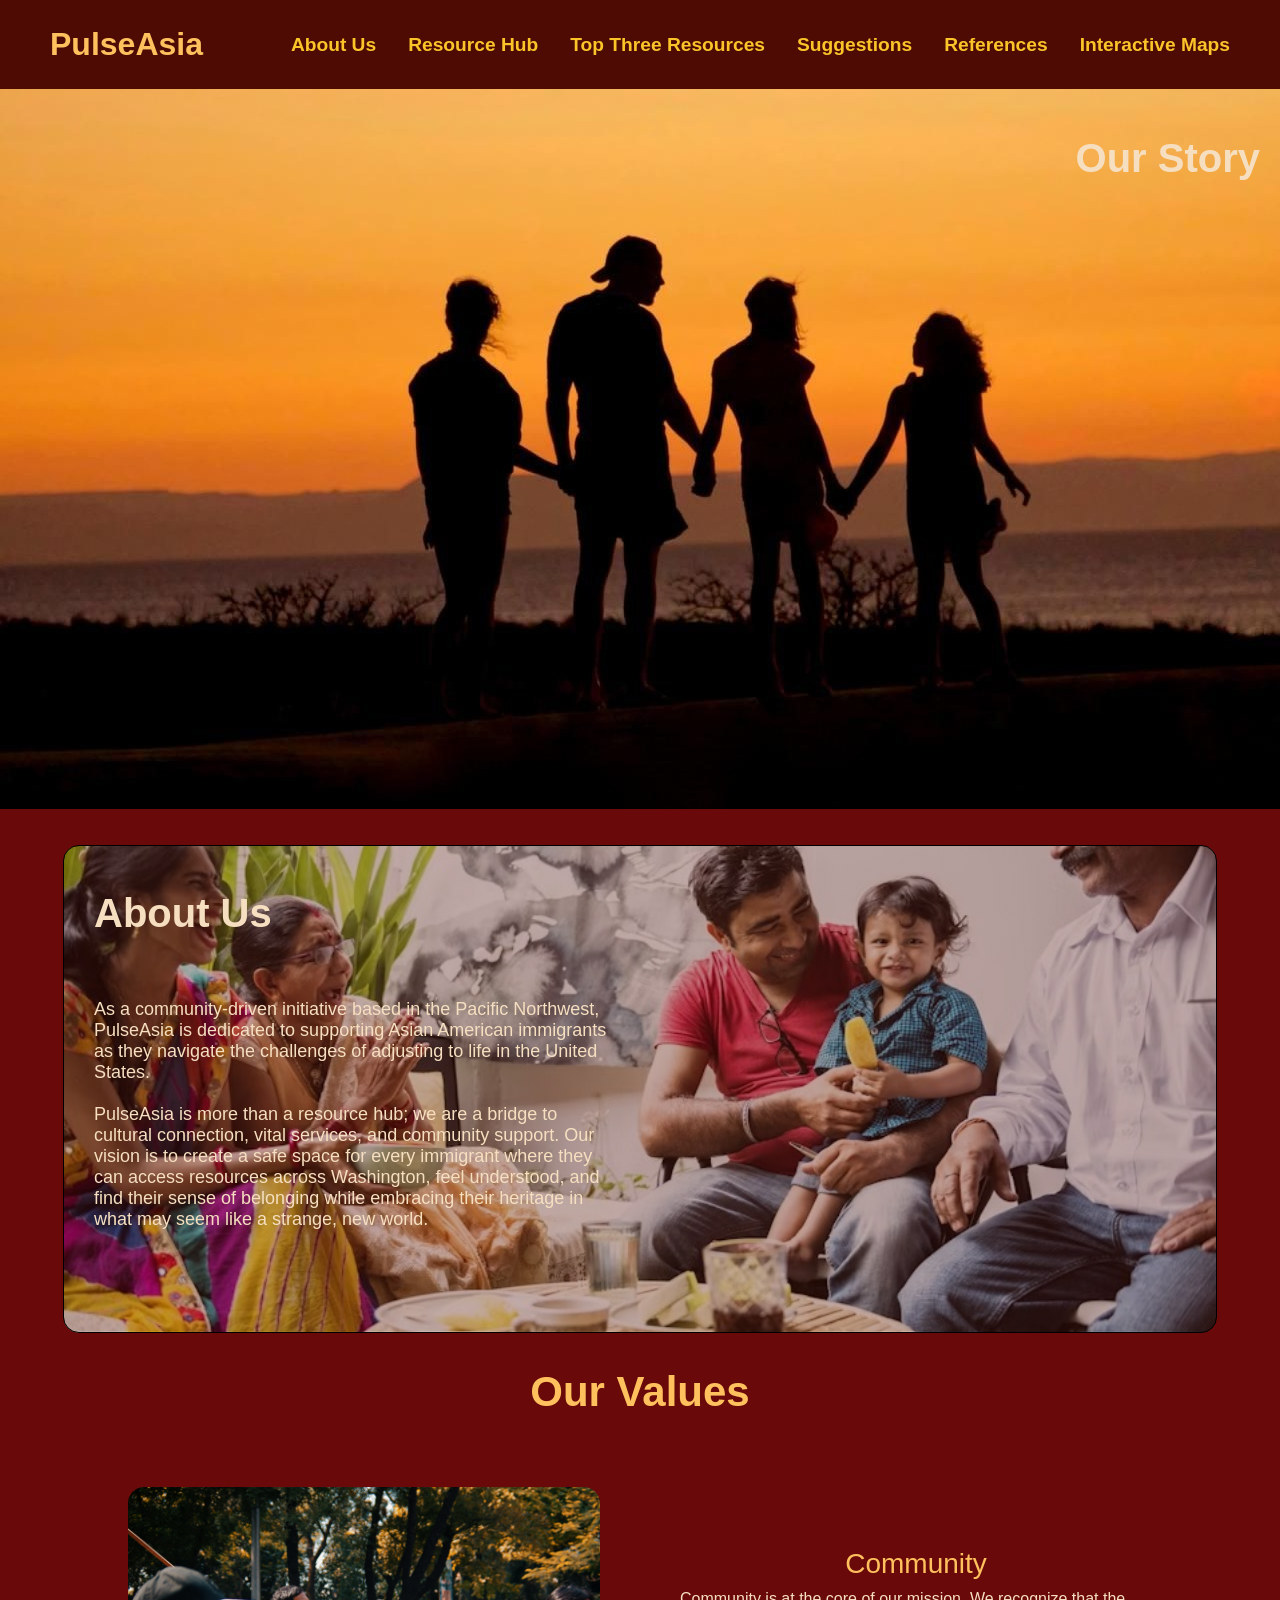
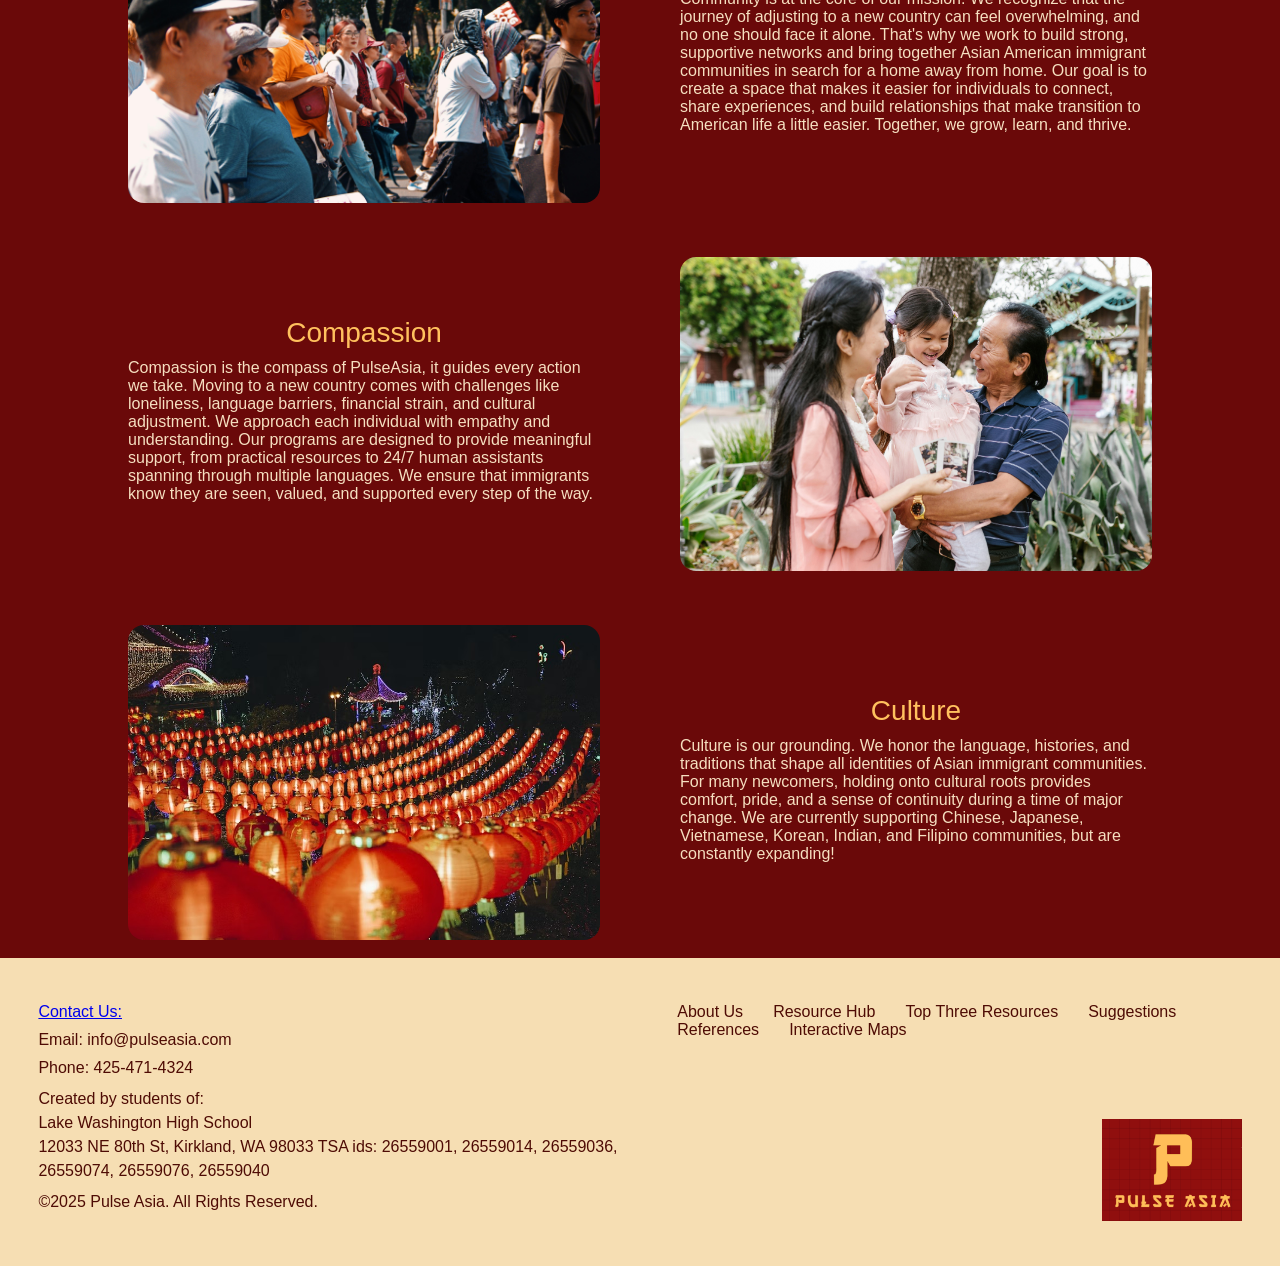
<file: aboutus/aboutus.html>
<!DOCTYPE html>
<html>
<head>
    <title>Pulse Asia</title>
    <link rel="stylesheet" href="styleLahari.css">
</head>
<body>
    <header class="site-header">
      <div class="navbar__container">

      <!-- Left side: Website name -->
        <a href="/index.html" id="navbar__logo">PulseAsia</a>    
        
        <ul class="navbar__menu">
          <li><a href="../aboutus/aboutus.html">About Us</a></li>
          <li><a href="../resourcesPage/resources.html">Resource Hub</a></li>
          <li><a href="../topthreeresources/topthreeresources.html">Top Three Resources</a></li>
          <li><a href="../suggestions/suggestions.html">Suggestions</a></li>
          <li><a href="../References/references.html">References</a></li>
          <li><a href ="../interactiveMap/map.html">Interactive Maps</a></li>
        </ul>
      </div>
    </header>
    <main class="page-container">
      <div class="aboutus-banner">
        <h1>Our Story</h1>
      </div><br><br>
      <div class="aboutus-header">
        <br>
        <h1>About Us</h1><br>
        <p>
          As a community-driven initiative based in the Pacific Northwest, PulseAsia is 
          dedicated to supporting Asian American immigrants as they navigate the challenges of 
          adjusting to life in the United States. 
          <br><br>
          PulseAsia is more than a resource hub; we are a bridge to cultural connection, vital services, and community support. Our 
          vision is to create a safe space for every immigrant where they can access resources 
          across Washington, feel understood, and find their sense of belonging while embracing 
          their heritage in what may seem like a strange, new world. 
          <br><br><br><br><br>
        </p>

      </div>

      <div class="content-title">
        <h2>Our Values</h2>
      </div>
      <div class="grid-container-twocolumns">
        <div class="grid-column">
          <br><br>
            <img src="/images/aboutus-community.jpg" class="image-container">
        </div>
        <div class="grid-column">
          <p class="content-title">Community</p>
          <span>
            Community is at the core of our mission. We recognize that the journey of adjusting 
            to a new country can feel overwhelming, and no one should face it alone. That's why we 
            work to build strong, supportive networks and bring together Asian American immigrant 
            communities in search for a home away from home. Our goal is to create a space that 
            makes it easier for individuals to connect, share experiences, and build relationships 
            that make transition to American life a little easier. Together, we grow, learn, and 
            thrive.
          </span>
        </div>
      </div>
      <br>
      <div class="grid-container-twocolumns">
        <div class="grid-column">
          <p class="content-title">Compassion</p>
          <span>
            Compassion is the compass of PulseAsia, it guides every action we take. Moving to a 
            new country comes with challenges like loneliness, language barriers, financial strain, 
            and cultural adjustment. We approach each individual with empathy and understanding. 
            Our programs are designed to provide meaningful support, from practical resources to 
            24/7 human assistants spanning through multiple languages. We ensure that immigrants 
            know they are seen, valued, and supported every step of the way.
          </span>
        </div>
        <div class="grid-column">
          <br><br>
          <img src="/images/aboutus-compassion.jpg" class="image-container">
        </div>
      </div>
      <br>
      <div class="grid-container-twocolumns">
        <div class="grid-column">
          <br><br>
          <img src="/images/aboutus-culture.jpg" class="image-container">
        </div>
        <div class="grid-column">
          <p class="content-title">Culture</p>
          <span>
            Culture is our grounding. We honor the language, histories, and traditions 
            that shape all identities of Asian immigrant communities. For many newcomers, 
            holding onto cultural roots provides comfort, pride, and a sense of continuity 
            during a time of major change. We are currently supporting Chinese, Japanese, 
            Vietnamese, Korean, Indian, and Filipino communities, but are constantly expanding!
          </span>
        </div>

      </div>
    </main>
  <br>
    <footer class="site-footer">
    <div class="footer-content">

      <!-- Left column -->
      <div class="footer-left">
        <a href="mailto:ali.samina.star@gmail.com" class="contact-btn">Contact Us:</a>
        <p>Email: info@pulseasia.com</p>
        <p>Phone: 425-471-4324</p>

        <p class="footer-created">
          Created by students of:<br />
          Lake Washington High School<br />
          12033 NE 80th St, Kirkland, WA 98033
          TSA ids: 26559001, 26559014, 26559036, 26559074, 26559076, 26559040
        </p>

        <p class="footer-copyright">
          ©2025 Pulse Asia. All Rights Reserved.
        </p>
      </div>

      <!-- Right column -->
      <div class="footer-right">
        <nav class="footer-links">
          <a href="/aboutus/aboutus.html">About Us</a>
          <a href="/resourcesPage/resources.html">Resource Hub</a>
          <a href="/topthreeresources/topthreeresources.html">Top Three Resources</a>
          <a href="/suggestions/suggestions.html">Suggestions</a>
          <a href="/References/references.html">References</a>
          <a href ="/interactiveMap/map.html">Interactive Maps</a>
        </nav>

        <!-- Footer Logo Image -->
        <img
          src="/images/PULSEASIALOGO.png"
          alt="Pulse Asia Logo"
          class="footer-logo"
        >
      </div>

    </div>
  </footer>
</body>
  

</html>
</file>
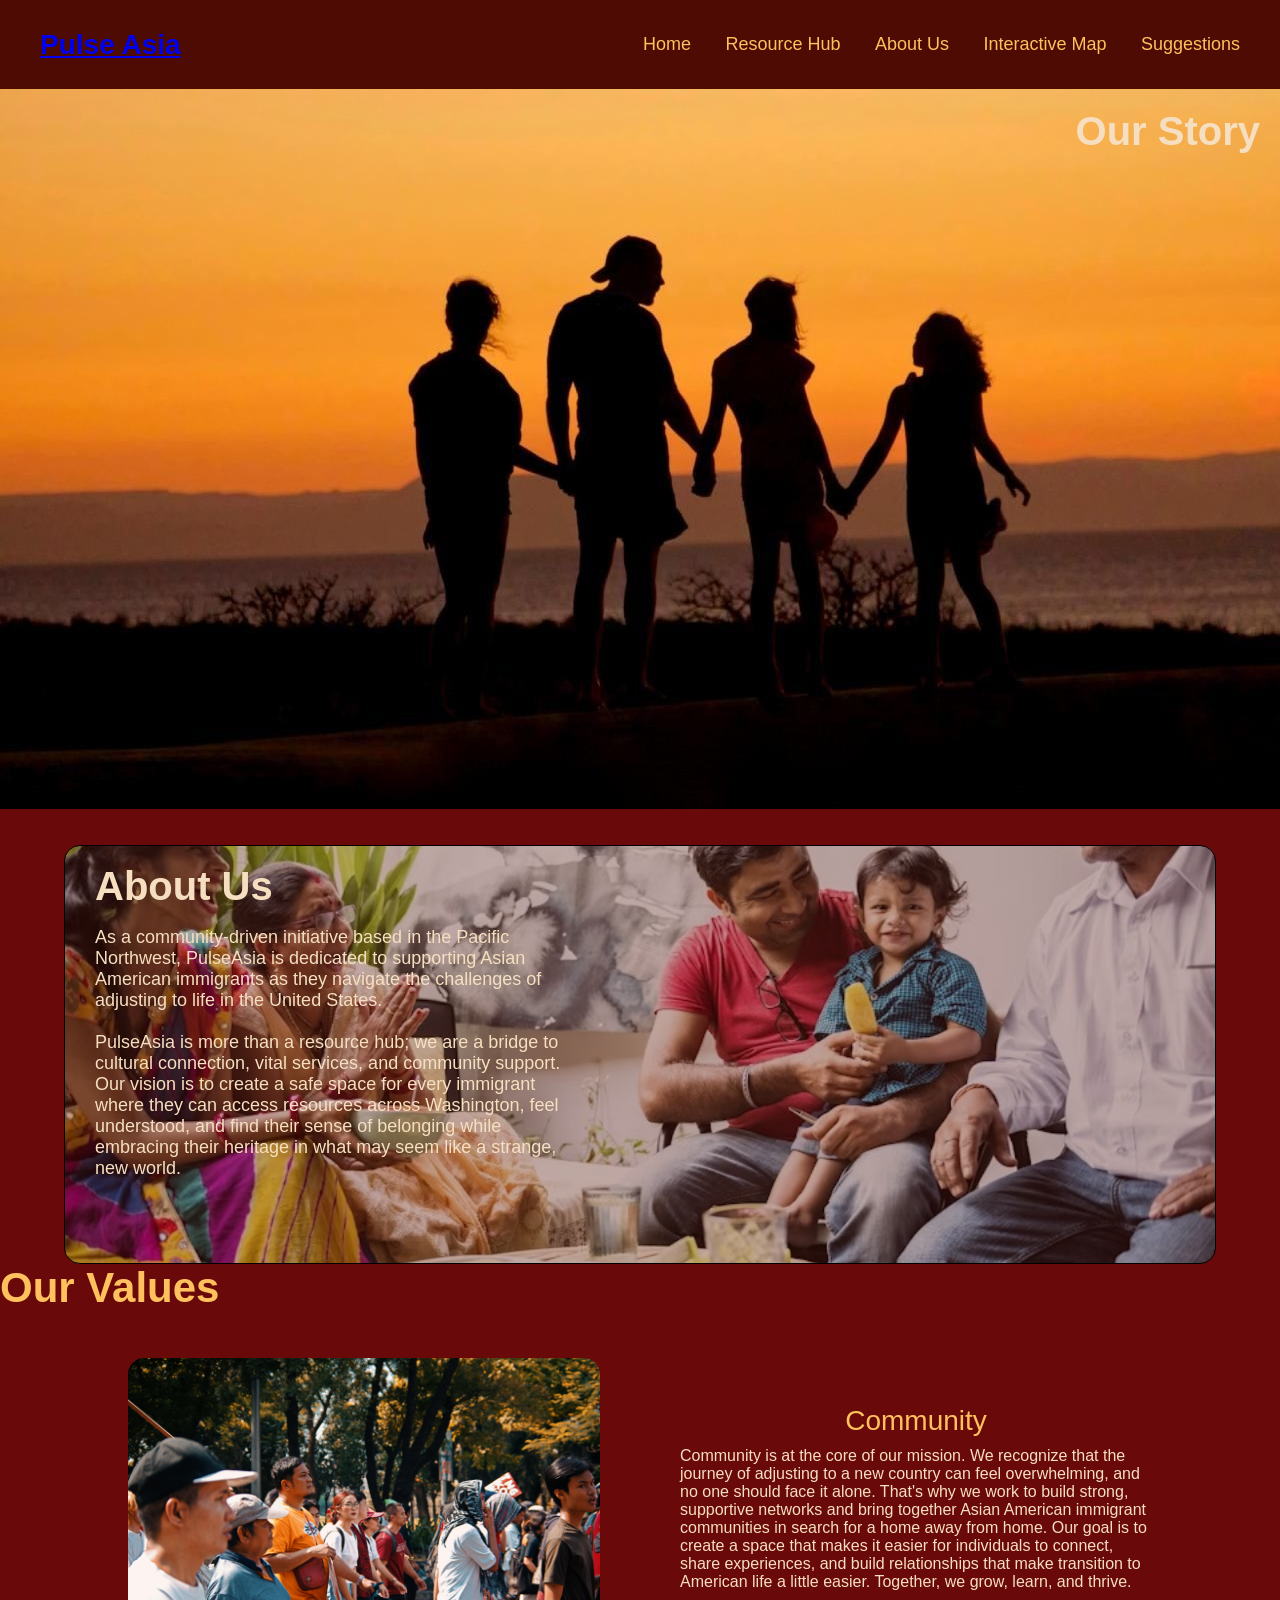
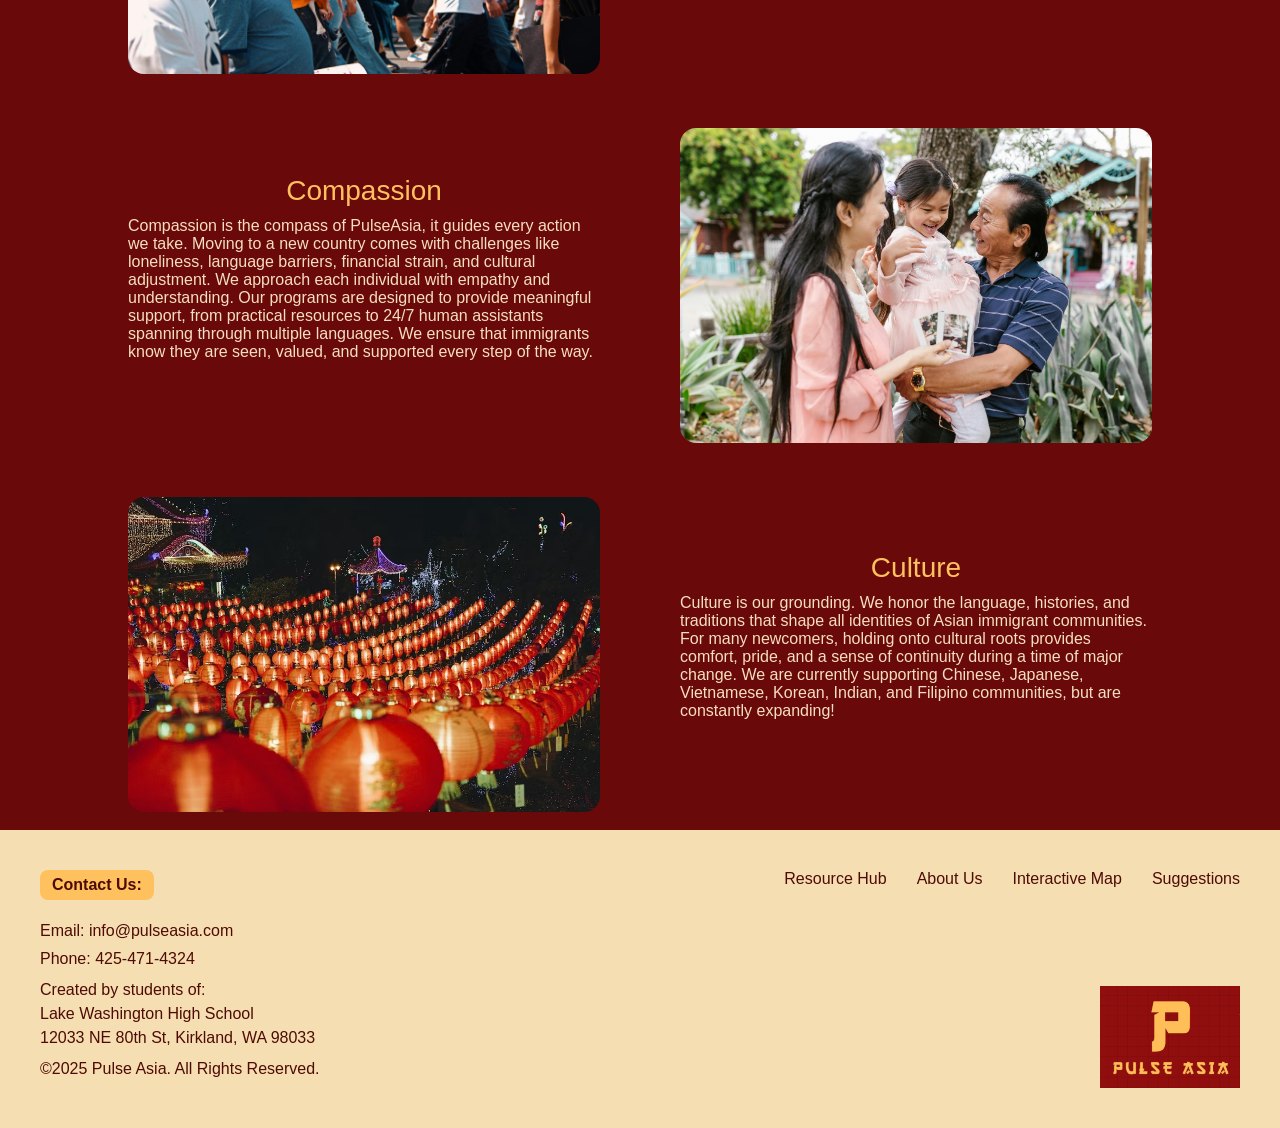
<file: pages/aboutus.html>
<!DOCTYPE html>
<html>
<head>
    <title>Pulse Asia</title>
    <link rel="stylesheet" href="../style.css">
    <link rel="stylesheet" href="../styleLahari.css">
</head>
<body>
  
    <header class="site-header">
      <div class="header-content">

      <div class="logo">
        <a href="/index.html">Pulse Asia</a>
      </div>    

       <nav class="nav-links">
        <a href="/index.html">Home</a>
        <a href="/resourcesPage/resources.html">Resource Hub</a>
       <a href="/pages/aboutus.html">About Us</a>
       <a href="/pages/map.html">Interactive Map</a>
       <a href="/suggestions/suggestions.html">Suggestions</a>
      </nav>

    </div>
    </header>

    <main class="page-container">
      <div class="aboutus-banner">
        <h1>Our Story</h1>
      </div><br><br>
      <div class="aboutus-header">
        <br>
        <h1>About Us</h1><br>
        <p>
          As a community-driven initiative based in the Pacific Northwest, PulseAsia is 
          dedicated to supporting Asian American immigrants as they navigate the challenges of 
          adjusting to life in the United States. 
          <br><br>
          PulseAsia is more than a resource hub; we are a bridge to cultural connection, vital services, and community support. Our 
          vision is to create a safe space for every immigrant where they can access resources 
          across Washington, feel understood, and find their sense of belonging while embracing 
          their heritage in what may seem like a strange, new world. 
          <br><br><br><br><br>
        </p>

      </div>

      <div class="content-title">
        <h2>Our Values</h2>
      </div>
      <div class="grid-container-twocolumns">
        <div class="grid-column">
          <br><br>
            <img src="../images/aboutus-community.jpg" class="image-container">
        </div>
        <div class="grid-column">
          <p class="content-title">Community</p>
          <span>
            Community is at the core of our mission. We recognize that the journey of adjusting 
            to a new country can feel overwhelming, and no one should face it alone. That's why we 
            work to build strong, supportive networks and bring together Asian American immigrant 
            communities in search for a home away from home. Our goal is to create a space that 
            makes it easier for individuals to connect, share experiences, and build relationships 
            that make transition to American life a little easier. Together, we grow, learn, and 
            thrive.
          </span>
        </div>
      </div>
      <br>
      <div class="grid-container-twocolumns">
        <div class="grid-column">
          <p class="content-title">Compassion</p>
          <span>
            Compassion is the compass of PulseAsia, it guides every action we take. Moving to a 
            new country comes with challenges like loneliness, language barriers, financial strain, 
            and cultural adjustment. We approach each individual with empathy and understanding. 
            Our programs are designed to provide meaningful support, from practical resources to 
            24/7 human assistants spanning through multiple languages. We ensure that immigrants 
            know they are seen, valued, and supported every step of the way.
          </span>
        </div>
        <div class="grid-column">
          <br><br>
          <img src="../images/aboutus-compassion.jpg" class="image-container">
        </div>
      </div>
      <br>
      <div class="grid-container-twocolumns">
        <div class="grid-column">
          <br><br>
          <img src="../images/aboutus-culture.jpg" class="image-container">
        </div>
        <div class="grid-column">
          <p class="content-title">Culture</p>
          <span>
            Culture is our grounding. We honor the language, histories, and traditions 
            that shape all identities of Asian immigrant communities. For many newcomers, 
            holding onto cultural roots provides comfort, pride, and a sense of continuity 
            during a time of major change. We are currently supporting Chinese, Japanese, 
            Vietnamese, Korean, Indian, and Filipino communities, but are constantly expanding!
          </span>
        </div>

      </div>
    </main>
  <br>
    <footer class="site-footer">
    <div class="footer-content">

      <!-- Left column -->
      <div class="footer-left">
        <span class="contact-badge">Contact Us:</span>

        <p>Email: info@pulseasia.com</p>
        <p>Phone: 425-471-4324</p>

        <p class="footer-created">
          Created by students of:<br />
          Lake Washington High School<br />
          12033 NE 80th St, Kirkland, WA 98033
        </p>

        <p class="footer-copyright">
          ©2025 Pulse Asia. All Rights Reserved.
        </p>
      </div>

      <!-- Right column -->
      <div class="footer-right">
        <nav class="footer-links">
          <a href="pages/resources.html">Resource Hub</a>
          <a href="pages/about.html">About Us</a>
          <a href="pages/map.html">Interactive Map</a>
          <a href="pages/suggestions.html">Suggestions</a>
        </nav>

        <!-- Footer Logo Image -->
        <img
          src="../images/PULSEASIALOGO.png"
          alt="Pulse Asia Logo"
          class="footer-logo"
        >
      </div>

    </div>
  </footer>
</body>
  

</html>
</file>
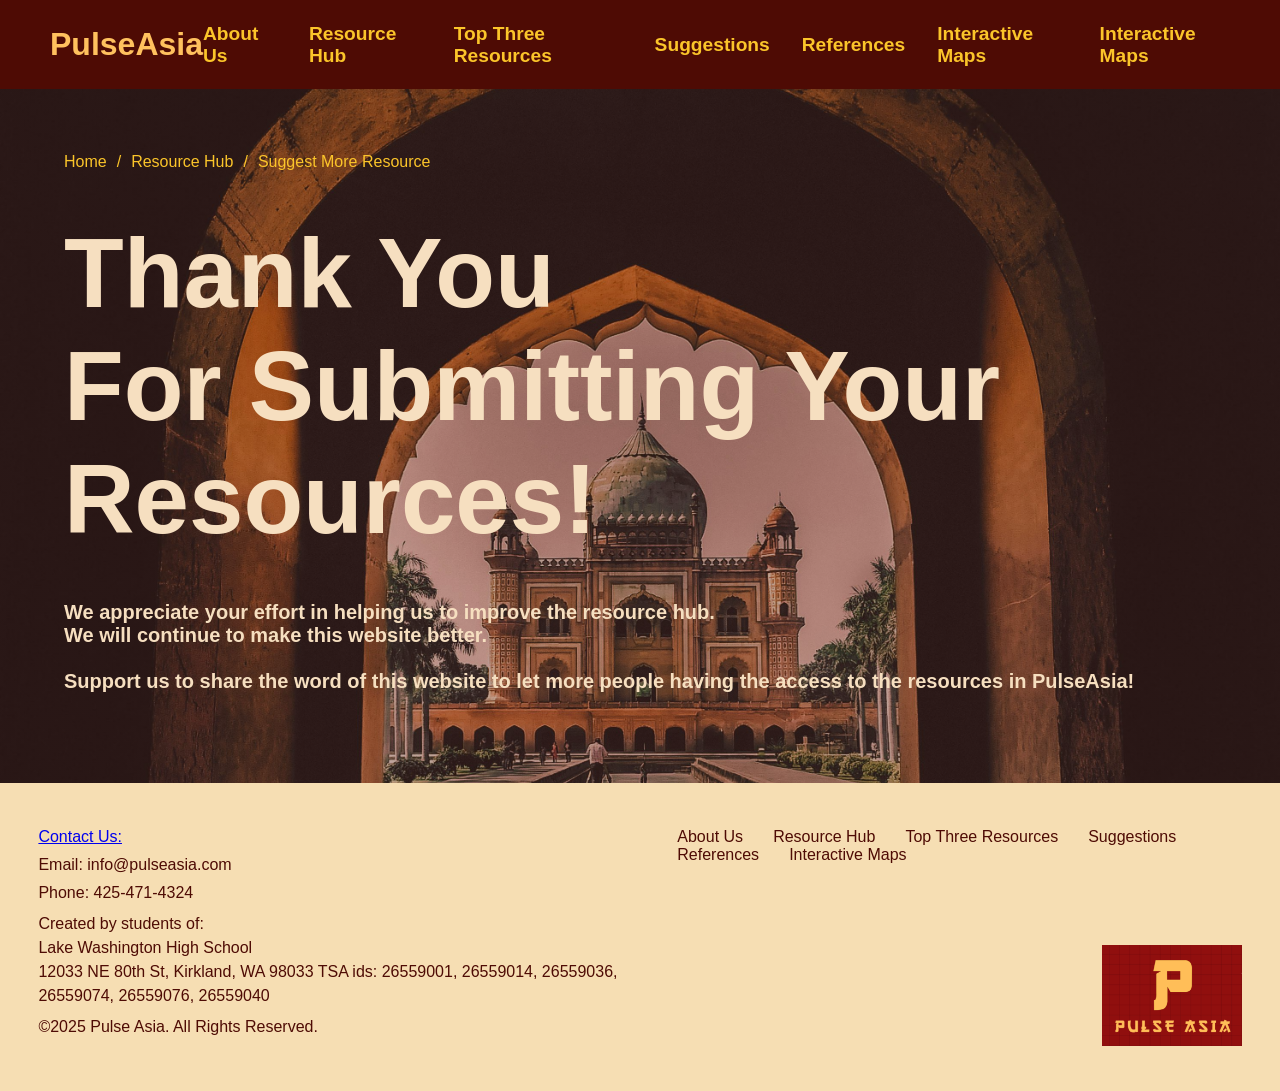
<file: Resource Form After-Page/afterform.html>
<!DOCTYPE html>
<html lang="en">
<head>
    <meta charset="UTF-8">
    <meta name="viewport" content="width=device-width, initial-scale=1.0">
    <title>Document</title>
    <link rel="stylesheet" href="suggestMoreResource.css">
</head>
<body>
    <nav class="suggestMoreResource">
        <div class="header">
            <header class="site-header">
      <div class="navbar__container">

      <!-- Left side: Website name -->
        <a href="/index.html" id="navbar__logo">PulseAsia</a>    
        
        <ul class="navbar__menu">
          <li><a href="../aboutus/aboutus.html">About Us</a></li>
          <li><a href="../resourcesPage/resources.html">Resource Hub</a></li>
          <li><a href="../topthreeresources/topthreeresources.html">Top Three Resources</a></li>
          <li><a href="../suggestions/suggestions.html">Suggestions</a></li>
          <li><a href="../References/references.html">References</a></li>
          <li><a href ="../interactiveMap/interactiveMap.html">Interactive Maps</a></li>
          <li><a href ="../interactiveMap/map.html">Interactive Maps</a></li>
        </ul>
      </div>
    </header>
        </div>
        <div class="index__container">
            <ul class="index">
                <li class="index__item">
                    <a href="/" class="navbar__links">Home</a>
                </li>
                <li>/</li>
                <li class="index__item">
                    <a href="/" class="navbar__links">Resource Hub</a>
                </li>
                <li>/</li>
                <li class="index__item">
                    <a href="/" class="navbar__links">Suggest More Resource</a>
                </li>
            </ul>
        </div>
        <div class="suggestMoreResource__headline">
            <h1>Thank You <br>For Submitting Your Resources!</h1>
            <b><p>We appreciate your effort in helping us to improve the resource hub.
                <br>We will continue to make this website better. 
                <br><br>Support us to share the word of this website to let more people having the access to the resources in PulseAsia! </p>
            </b>
        </div>
        <footer class="site-footer">
            <div class="footer-content">

                <!-- Left column -->
                <div class="footer-left">
                    <a href="mailto:ali.samina.star@gmail.com" class="contact-btn">Contact Us:</a>
     

                    <p>Email: info@pulseasia.com</p>
                    <p>Phone: 425-471-4324</p>

                    <p class="footer-created">
                        Created by students of:<br />
                        Lake Washington High School<br />
                        12033 NE 80th St, Kirkland, WA 98033
                        TSA ids: 26559001, 26559014, 26559036, 26559074, 26559076, 26559040
                    </p>

                    <p class="footer-copyright">
                        ©2025 Pulse Asia. All Rights Reserved.
                    </p>
                </div>

                <!-- Right column -->
                <div class="footer-right">
                    <nav class="footer-links">
                        <a href="/aboutus/aboutus.html">About Us</a>
                        <a href="/resourcesPage/resources.html">Resource Hub</a>
                        <a href="/topthreeresources/topthreeresources.html">Top Three Resources</a>
                        <a href="/suggestions/suggestions.html">Suggestions</a>
                        <a href="/References/references.html">References</a>
                        <a href ="/interactiveMap/map.html">Interactive Maps</a>
                    </nav>

                    <!-- Footer Logo Image -->
                    <img
                        src="/images/PULSEASIALOGO.png"
                        alt="Pulse Asia Logo"
                        class="footer-logo"
                    >
                </div>

            </div>
        </footer>
    </nav>
</body>
</html>
</file>
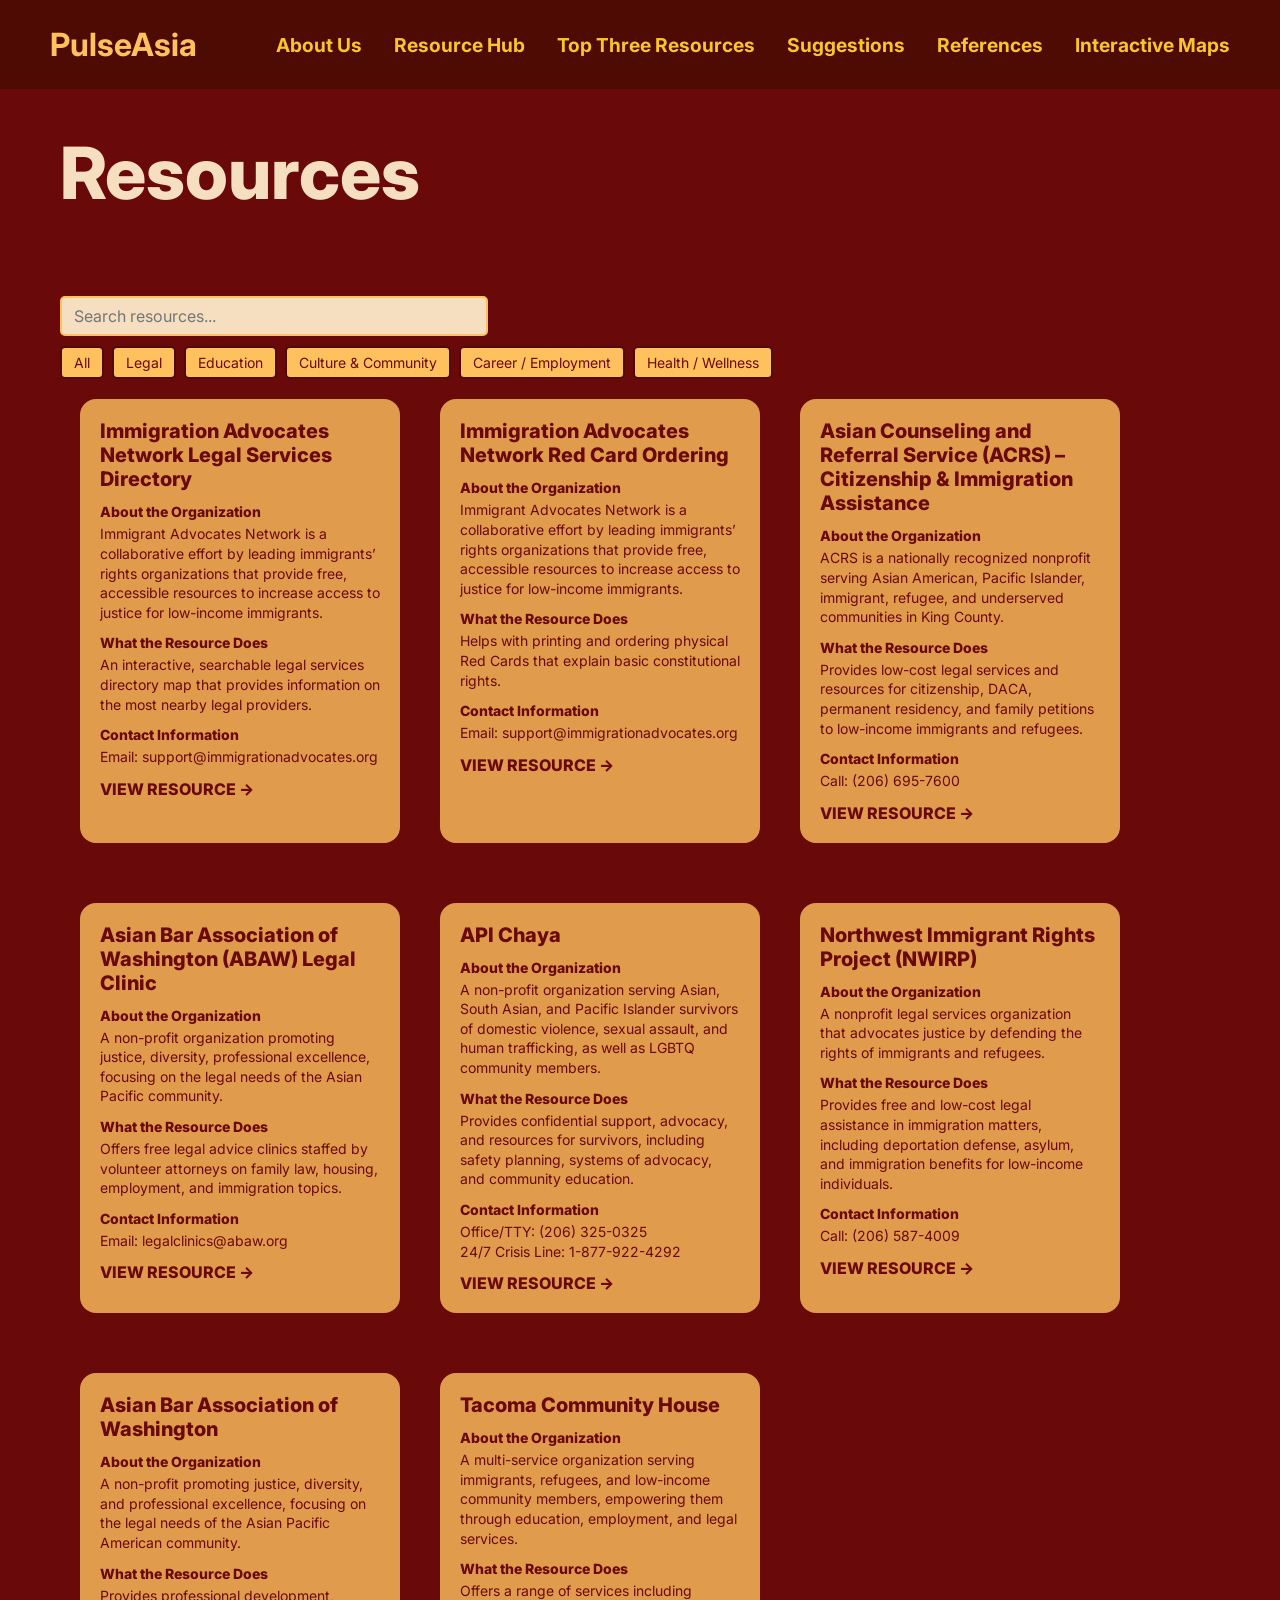
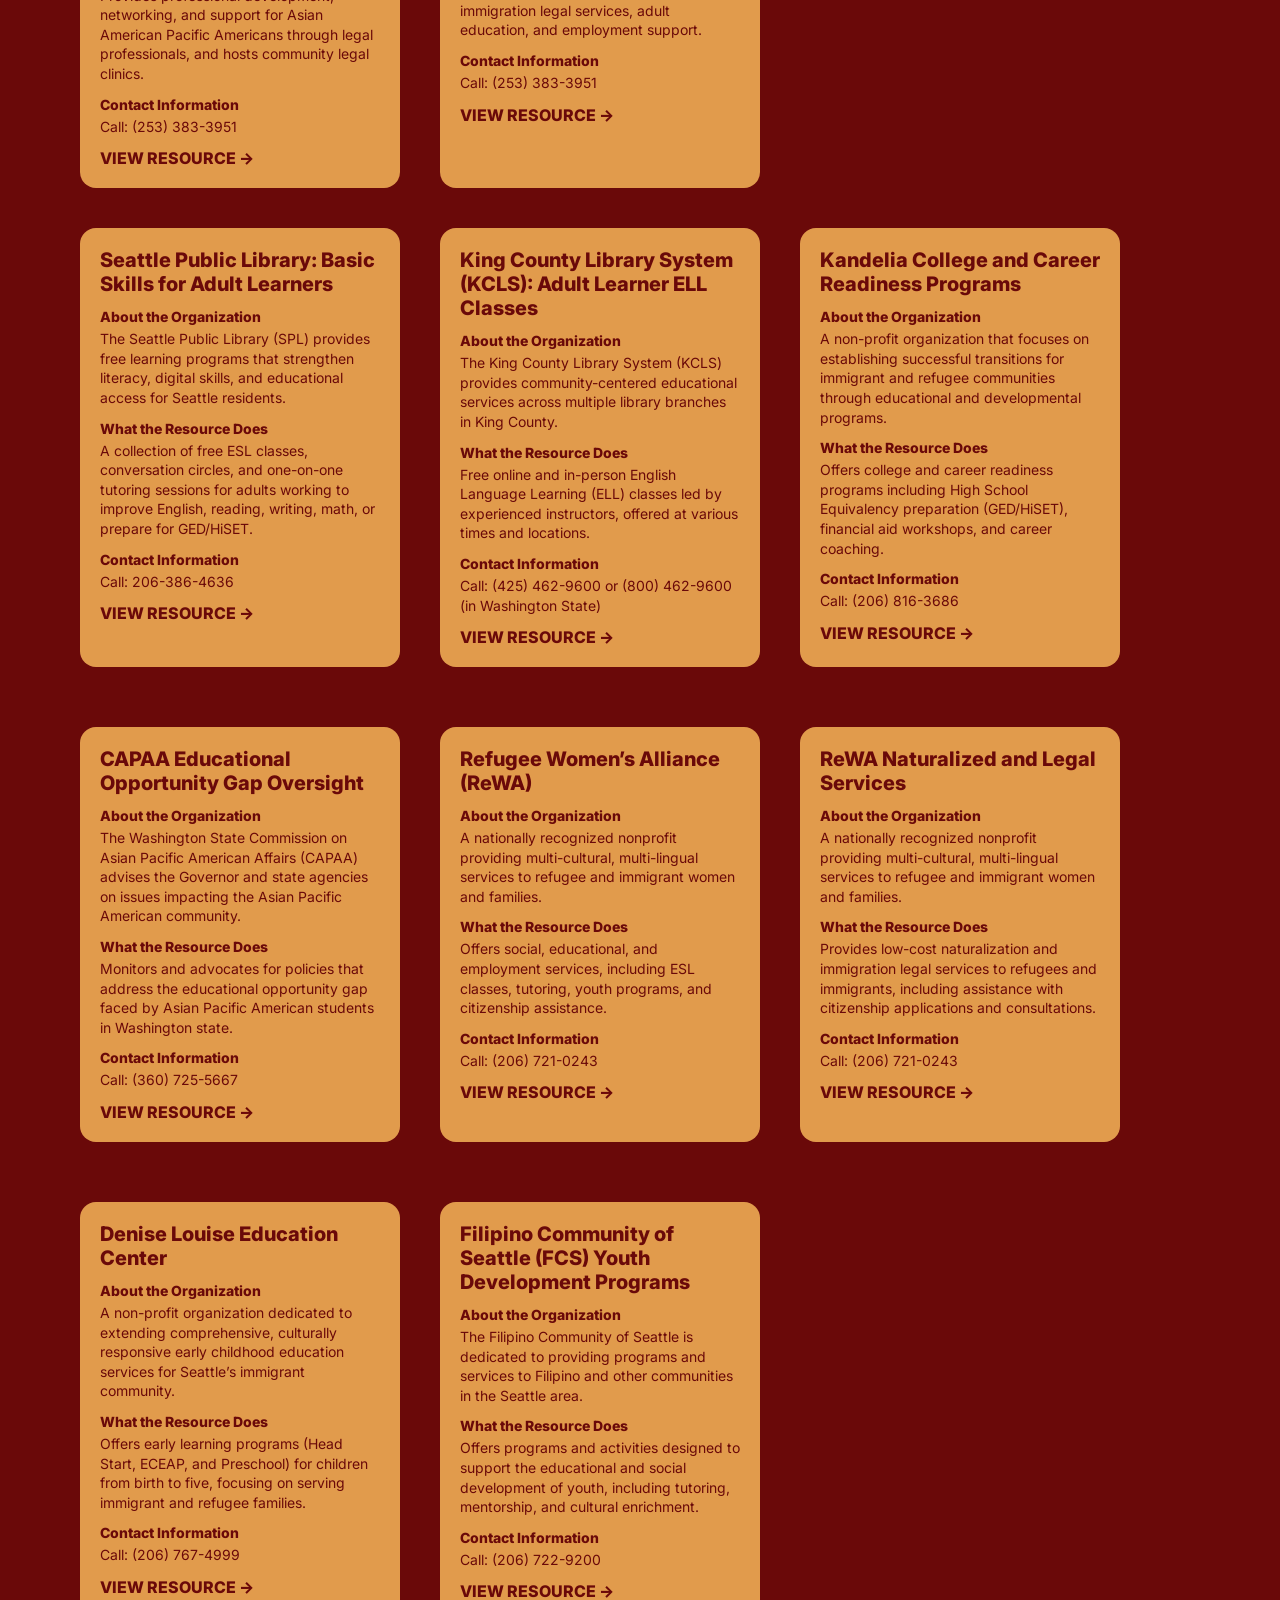
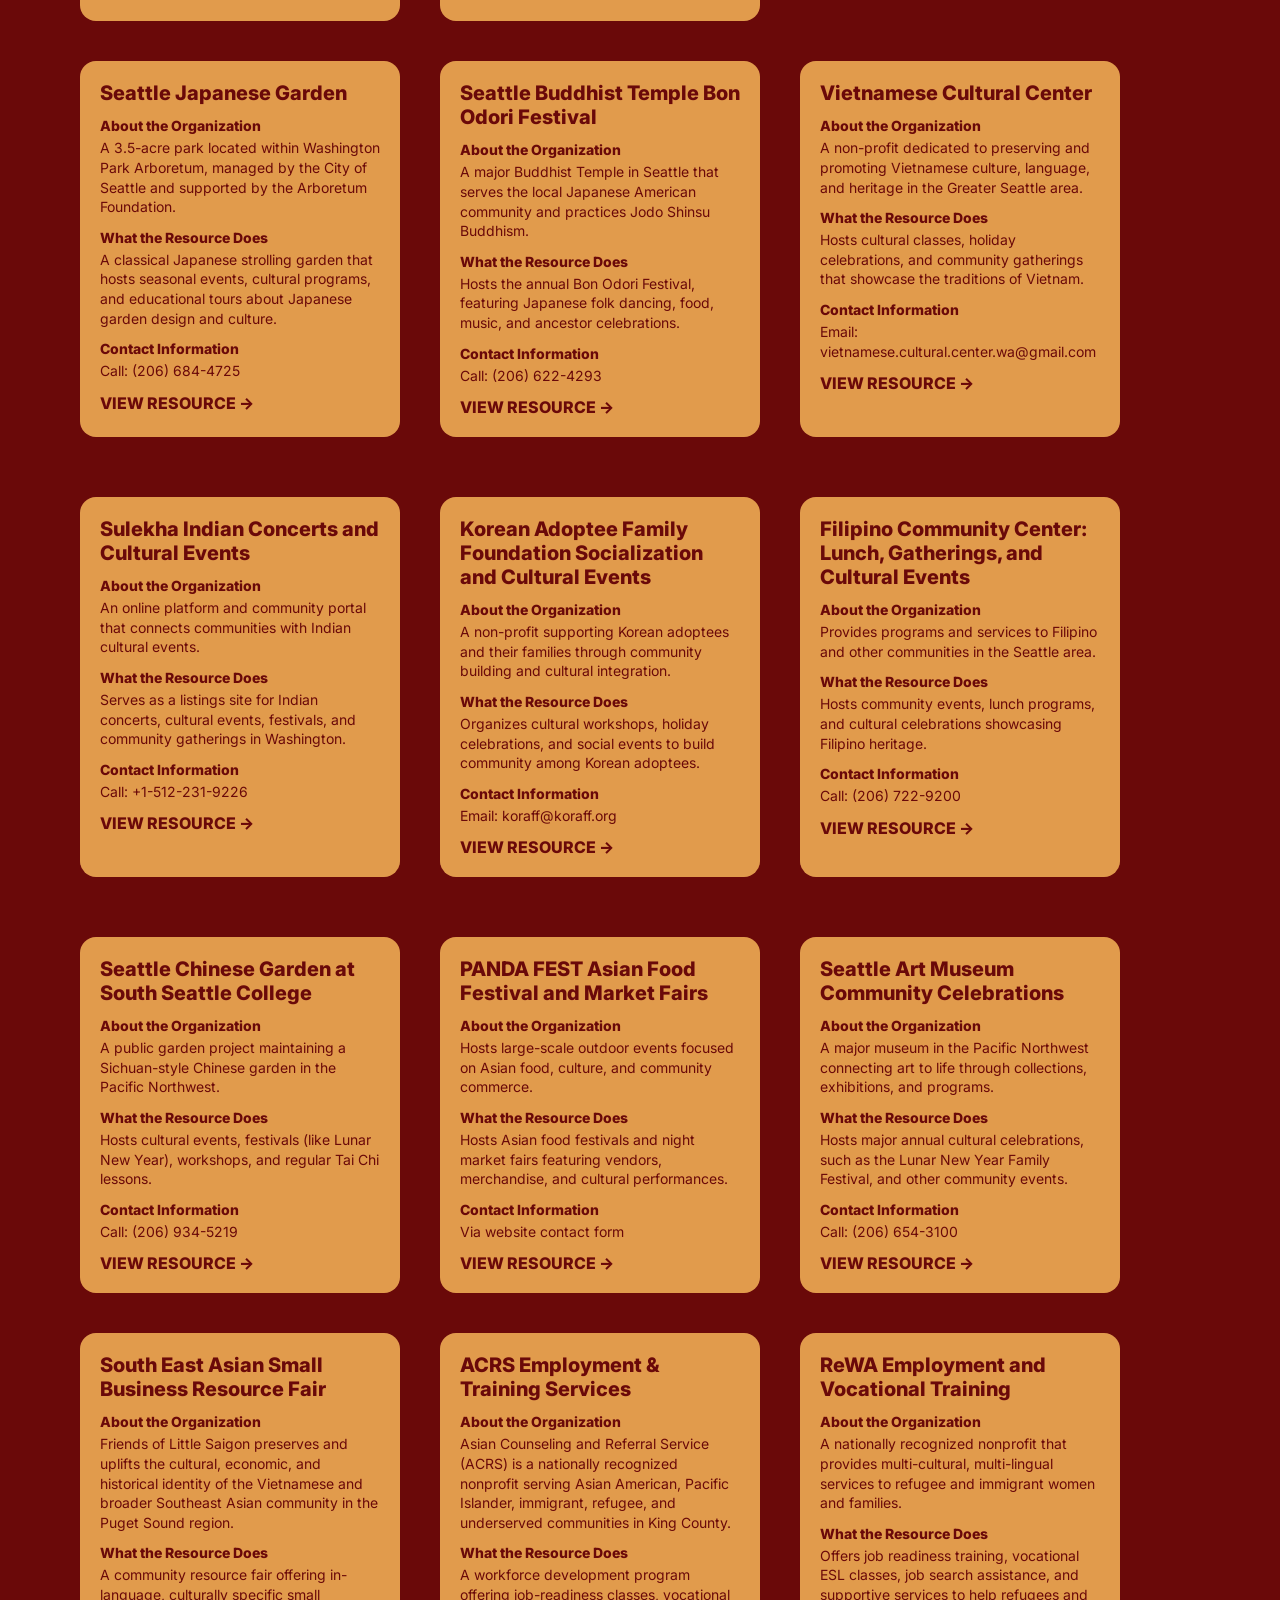
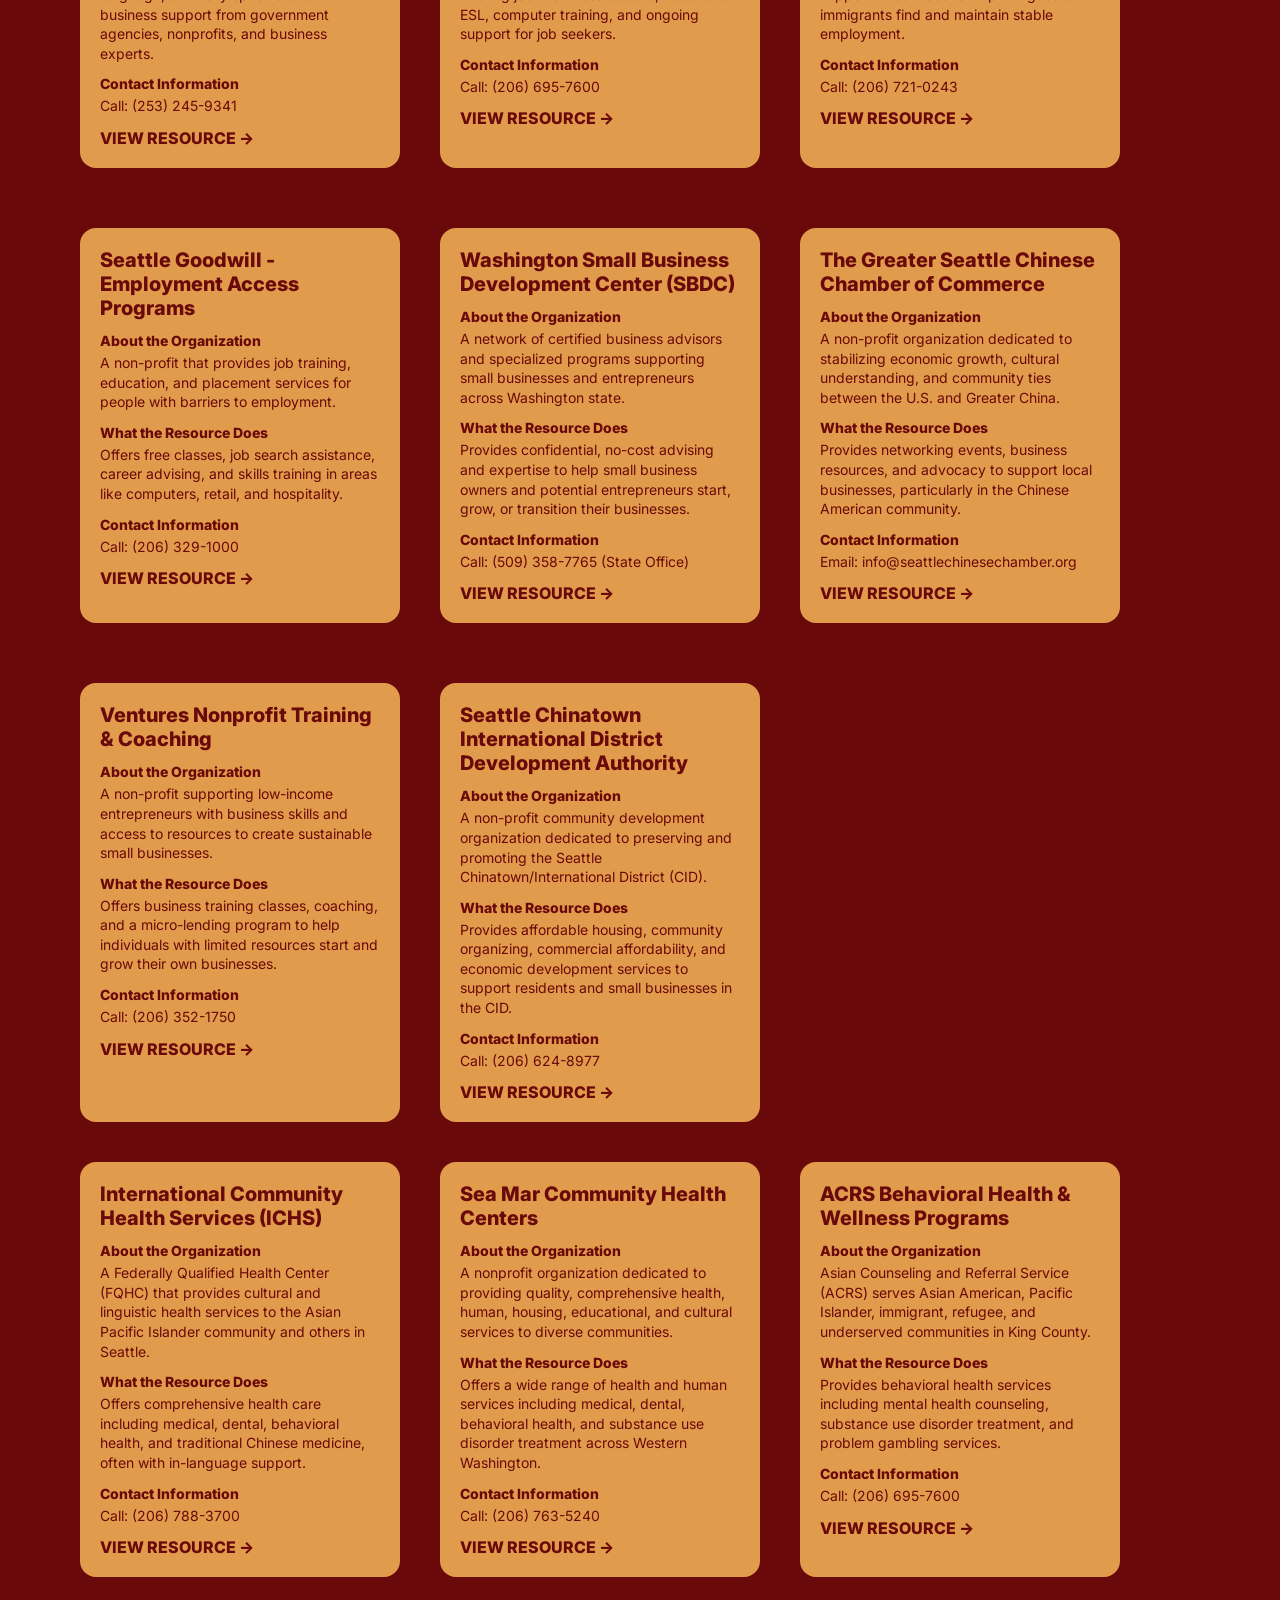
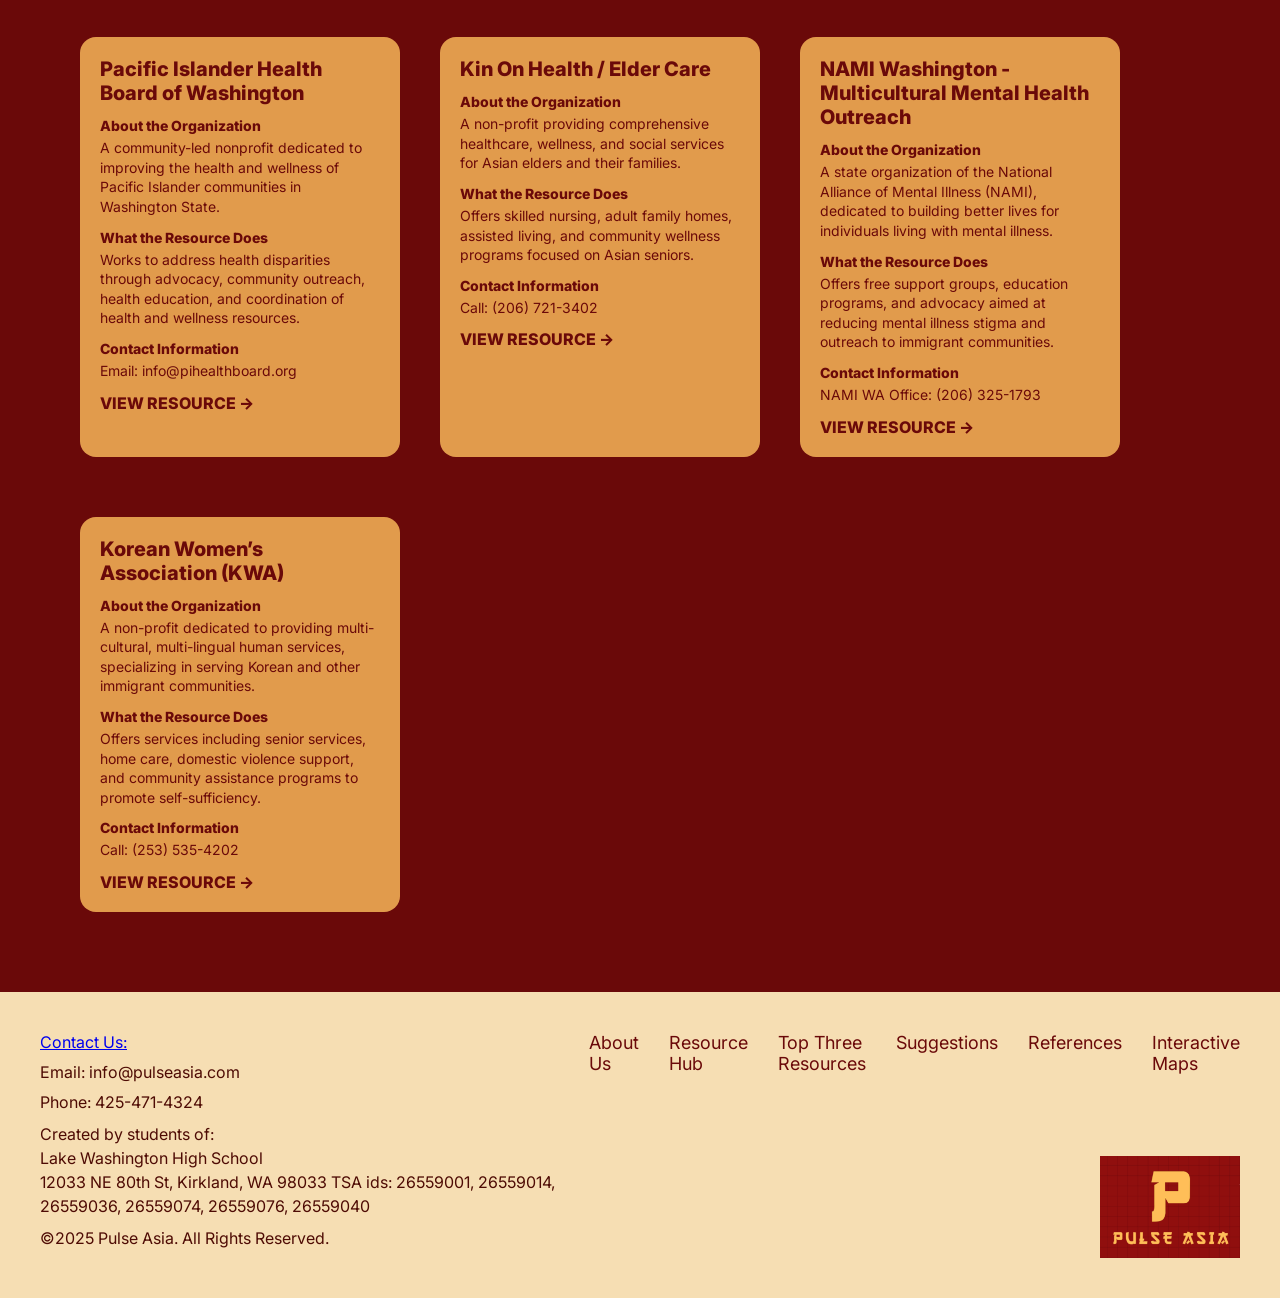
<file: resourcesPage/resources.html>
<!DOCTYPE html>
<html lang="en">
<head>
  <meta charset="UTF-8">
  <meta name="viewport" content="width=device-width, initial-scale=1.0">
  <title>Resources – TSA</title>

  <!-- Inter font -->
  <link href="https://fonts.googleapis.com/css2?family=Inter:wght@400;600;700;800&display=swap" rel="stylesheet">
  <!-- CSS -->
  <link rel="stylesheet" href="resources.css">
</head>
<body>


  <!-- Site Header from Samina -->
  <header class="site-header">
      <div class="navbar__container">

      <!-- Left side: Website name -->
        <a href="/index.html" id="navbar__logo">PulseAsia</a>    
        
        <ul class="navbar__menu">
          <li><a href="../aboutus/aboutus.html">About Us</a></li>
          <li><a href="../resourcesPage/resources.html">Resource Hub</a></li>
          <li><a href="../topthreeresources/topthreeresources.html">Top Three Resources</a></li>
          <li><a href="../suggestions/suggestions.html">Suggestions</a></li>
          <li><a href="../References/references.html">References</a></li>
          <li><a href ="../interactiveMap/map.html">Interactive Maps</a></li>
        </ul>
      </div>
    </header>

  <main class="main-content">
    <!-- Page Header -->
    <header class="page-header">
      Resources
    </header>

    <!-- Search & Filter Section -->
  <div class="filter-container">
    <input type="text" id="searchInput" placeholder="Search resources..." />

    <div class="category-filters">
      <button class="filter-btn" data-category="All">All</button>
      <button class="filter-btn" data-category="Legal">Legal</button>
      <button class="filter-btn" data-category="Education">Education</button>
      <button class="filter-btn" data-category="Culture & Community">Culture & Community</button>
      <button class="filter-btn" data-category="Career / Employment">Career / Employment</button>
      <button class="filter-btn" data-category="Health / Wellness">Health / Wellness</button>
    </div>
  </div>
<!-- Legal Subheading -->
<!-- <h2 class="page-subheader">Legal</h2> -->
<div class="resources-container" data-category="Legal">

    <!-- Immigration Advocates Network Legal Services Directory -->
    <div class="resource-card">
      <div class="resource-card-content">
        <h3 class="resource-title">Immigration Advocates Network Legal Services Directory</h3>
        <div class="resource-section">
          <h4>About the Organization</h4>
          <p>Immigrant Advocates Network is a collaborative effort by leading immigrants’ rights organizations that provide free, accessible resources to increase access to justice for low-income immigrants.</p>
        </div>
        <div class="resource-section">
          <h4>What the Resource Does</h4>
          <p>An interactive, searchable legal services directory map that provides information on the most nearby legal providers.</p>
        </div>
        <div class="resource-section">
          <h4>Contact Information</h4>
          <p>Email: support@immigrationadvocates.org</p>
        </div>
        <a href="https://www.immigrationadvocates.org/legaldirectory/" class="resource-link">VIEW RESOURCE →</a>
      </div>
    </div>

    <!-- Immigration Advocates Network Red Card Ordering -->
    <div class="resource-card">
      <div class="resource-card-content">
        <h3 class="resource-title">Immigration Advocates Network Red Card Ordering</h3>
        <div class="resource-section">
          <h4>About the Organization</h4>
          <p>Immigrant Advocates Network is a collaborative effort by leading immigrants’ rights organizations that provide free, accessible resources to increase access to justice for low-income immigrants.</p>
        </div>
        <div class="resource-section">
          <h4>What the Resource Does</h4>
          <p>Helps with printing and ordering physical Red Cards that explain basic constitutional rights.</p>
        </div>
        <div class="resource-section">
          <h4>Contact Information</h4>
          <p>Email: support@immigrationadvocates.org</p>
        </div>
        <a href="https://www.ilrc.org/redcards" class="resource-link">VIEW RESOURCE →</a>
      </div>
    </div>

    <!-- Asian Counseling and Referral Service (ACRS) – Citizenship & Immigration Assistance -->
    <div class="resource-card">
      <div class="resource-card-content">
        <h3 class="resource-title">Asian Counseling and Referral Service (ACRS) – Citizenship & Immigration Assistance</h3>
        <div class="resource-section">
          <h4>About the Organization</h4>
          <p>ACRS is a nationally recognized nonprofit serving Asian American, Pacific Islander, immigrant, refugee, and underserved communities in King County.</p>
        </div>
        <div class="resource-section">
          <h4>What the Resource Does</h4>
          <p>Provides low-cost legal services and resources for citizenship, DACA, permanent residency, and family petitions to low-income immigrants and refugees.</p>
        </div>
        <div class="resource-section">
          <h4>Contact Information</h4>
          <p>Call: (206) 695-7600</p>
        </div>
        <a href="https://acrs.org/services/citizenship-and-immigration-assistance/" class="resource-link">VIEW RESOURCE →</a>
      </div>
    </div>

    <!-- Asian Bar Association of Washington (ABAW) Legal Clinic -->
    <div class="resource-card">
      <div class="resource-card-content">
        <h3 class="resource-title">Asian Bar Association of Washington (ABAW) Legal Clinic</h3>
        <div class="resource-section">
          <h4>About the Organization</h4>
          <p>A non-profit organization promoting justice, diversity, professional excellence, focusing on the legal needs of the Asian Pacific community.</p>
        </div>
        <div class="resource-section">
          <h4>What the Resource Does</h4>
          <p>Offers free legal advice clinics staffed by volunteer attorneys on family law, housing, employment, and immigration topics.</p>
        </div>
        <div class="resource-section">
          <h4>Contact Information</h4>
          <p>Email: legalclinics@abaw.org</p>
        </div>
        <a href="https://www.abaw.org/Legal-Clinics" class="resource-link">VIEW RESOURCE →</a>
      </div>
    </div>

    <!-- API Chaya -->
    <div class="resource-card">
      <div class="resource-card-content">
        <h3 class="resource-title">API Chaya</h3>
        <div class="resource-section">
          <h4>About the Organization</h4>
          <p>A non-profit organization serving Asian, South Asian, and Pacific Islander survivors of domestic violence, sexual assault, and human trafficking, as well as LGBTQ community members.</p>
        </div>
        <div class="resource-section">
          <h4>What the Resource Does</h4>
          <p>Provides confidential support, advocacy, and resources for survivors, including safety planning, systems of advocacy, and community education.</p>
        </div>
        <div class="resource-section">
          <h4>Contact Information</h4>
          <p>Office/TTY: (206) 325-0325<br>24/7 Crisis Line: 1-877-922-4292</p>
        </div>
        <a href="https://www.apichaya.org/get-help" class="resource-link">VIEW RESOURCE →</a>
      </div>
    </div>

    <!-- Northwest Immigrant Rights Project (NWIRP) -->
    <div class="resource-card">
      <div class="resource-card-content">
        <h3 class="resource-title">Northwest Immigrant Rights Project (NWIRP)</h3>
        <div class="resource-section">
          <h4>About the Organization</h4>
          <p>A nonprofit legal services organization that advocates justice by defending the rights of immigrants and refugees.</p>
        </div>
        <div class="resource-section">
          <h4>What the Resource Does</h4>
          <p>Provides free and low-cost legal assistance in immigration matters, including deportation defense, asylum, and immigration benefits for low-income individuals.</p>
        </div>
        <div class="resource-section">
          <h4>Contact Information</h4>
          <p>Call: (206) 587-4009</p>
        </div>
        <a href="https://www.nwirp.org/" class="resource-link">VIEW RESOURCE →</a>
      </div>
    </div>

    <!-- Asian Bar Association of Washington -->
    <div class="resource-card">
      <div class="resource-card-content">
        <h3 class="resource-title">Asian Bar Association of Washington</h3>
        <div class="resource-section">
          <h4>About the Organization</h4>
          <p>A non-profit promoting justice, diversity, and professional excellence, focusing on the legal needs of the Asian Pacific American community.</p>
        </div>
        <div class="resource-section">
          <h4>What the Resource Does</h4>
          <p>Provides professional development, networking, and support for Asian American Pacific Americans through legal professionals, and hosts community legal clinics.</p>
        </div>
        <div class="resource-section">
          <h4>Contact Information</h4>
          <p>Call: (253) 383-3951</p>
        </div>
        <a href="https://abaw.org/" class="resource-link">VIEW RESOURCE →</a>
      </div>
    </div>

    <!-- Tacoma Community House -->
    <div class="resource-card">
      <div class="resource-card-content">
        <h3 class="resource-title">Tacoma Community House</h3>
        <div class="resource-section">
          <h4>About the Organization</h4>
          <p>A multi-service organization serving immigrants, refugees, and low-income community members, empowering them through education, employment, and legal services.</p>
        </div>
        <div class="resource-section">
          <h4>What the Resource Does</h4>
          <p>Offers a range of services including immigration legal services, adult education, and employment support.</p>
        </div>
        <div class="resource-section">
          <h4>Contact Information</h4>
          <p>Call: (253) 383-3951</p>
        </div>
        <a href="https://www.tacomacommunityhouse.org/" class="resource-link">VIEW RESOURCE →</a>
      </div>
    </div>

</div>

<!-- Education Subheading -->
<!--<h2 class="page-subheader">Education</h2>-->
<div class="resources-container" data-category="Education">

  <!-- Seattle Public Library: Basic Skills for Adult Learners -->
  <div class="resource-card">
    <div class="resource-card-content">
      <h3 class="resource-title">Seattle Public Library: Basic Skills for Adult Learners</h3>
      <div class="resource-section">
        <h4>About the Organization</h4>
        <p>The Seattle Public Library (SPL) provides free learning programs that strengthen literacy, digital skills, and educational access for Seattle residents.</p>
      </div>
      <div class="resource-section">
        <h4>What the Resource Does</h4>
        <p>A collection of free ESL classes, conversation circles, and one-on-one tutoring sessions for adults working to improve English, reading, writing, math, or prepare for GED/HiSET.</p>
      </div>
      <div class="resource-section">
        <h4>Contact Information</h4>
        <p>Call: 206-386-4636</p>
      </div>
      <a href="https://www.spl.org/programs-and-services/learning/basic-skills-for-adult-learners" class="resource-link">VIEW RESOURCE →</a>
    </div>
  </div>

  <!-- King County Library System (KCLS): Adult Learner ELL Classes -->
  <div class="resource-card">
    <div class="resource-card-content">
      <h3 class="resource-title">King County Library System (KCLS): Adult Learner ELL Classes</h3>
      <div class="resource-section">
        <h4>About the Organization</h4>
        <p>The King County Library System (KCLS) provides community-centered educational services across multiple library branches in King County.</p>
      </div>
      <div class="resource-section">
        <h4>What the Resource Does</h4>
        <p>Free online and in-person English Language Learning (ELL) classes led by experienced instructors, offered at various times and locations.</p>
      </div>
      <div class="resource-section">
        <h4>Contact Information</h4>
        <p>Call: (425) 462-9600 or (800) 462-9600 (in Washington State)</p>
      </div>
      <a href="https://kcls.org/adult-learners/#english" class="resource-link">VIEW RESOURCE →</a>
    </div>
  </div>

  <!-- Kandelia College and Career Readiness Programs -->
  <div class="resource-card">
    <div class="resource-card-content">
      <h3 class="resource-title">Kandelia College and Career Readiness Programs</h3>
      <div class="resource-section">
        <h4>About the Organization</h4>
        <p>A non-profit organization that focuses on establishing successful transitions for immigrant and refugee communities through educational and developmental programs.</p>
      </div>
      <div class="resource-section">
        <h4>What the Resource Does</h4>
        <p>Offers college and career readiness programs including High School Equivalency preparation (GED/HiSET), financial aid workshops, and career coaching.</p>
      </div>
      <div class="resource-section">
        <h4>Contact Information</h4>
        <p>Call: (206) 816-3686</p>
      </div>
      <a href="https://www.kandelia.org/" class="resource-link">VIEW RESOURCE →</a>
    </div>
  </div>

  <!-- CAPAA Educational Opportunity Gap Oversight -->
  <div class="resource-card">
    <div class="resource-card-content">
      <h3 class="resource-title">CAPAA Educational Opportunity Gap Oversight</h3>
      <div class="resource-section">
        <h4>About the Organization</h4>
        <p>The Washington State Commission on Asian Pacific American Affairs (CAPAA) advises the Governor and state agencies on issues impacting the Asian Pacific American community.</p>
      </div>
      <div class="resource-section">
        <h4>What the Resource Does</h4>
        <p>Monitors and advocates for policies that address the educational opportunity gap faced by Asian Pacific American students in Washington state.</p>
      </div>
      <div class="resource-section">
        <h4>Contact Information</h4>
        <p>Call: (360) 725-5667</p>
      </div>
      <a href="https://capaa.wa.gov/" class="resource-link">VIEW RESOURCE →</a>
    </div>
  </div>

  <!-- Refugee Women’s Alliance (ReWA) -->
  <div class="resource-card">
    <div class="resource-card-content">
      <h3 class="resource-title">Refugee Women’s Alliance (ReWA)</h3>
      <div class="resource-section">
        <h4>About the Organization</h4>
        <p>A nationally recognized nonprofit providing multi-cultural, multi-lingual services to refugee and immigrant women and families.</p>
      </div>
      <div class="resource-section">
        <h4>What the Resource Does</h4>
        <p>Offers social, educational, and employment services, including ESL classes, tutoring, youth programs, and citizenship assistance.</p>
      </div>
      <div class="resource-section">
        <h4>Contact Information</h4>
        <p>Call: (206) 721-0243</p>
      </div>
      <a href="https://www.rewa.org/" class="resource-link">VIEW RESOURCE →</a>
    </div>
  </div>

  <!-- ReWA Naturalized and Legal Services -->
  <div class="resource-card">
    <div class="resource-card-content">
      <h3 class="resource-title">ReWA Naturalized and Legal Services</h3>
      <div class="resource-section">
        <h4>About the Organization</h4>
        <p>A nationally recognized nonprofit providing multi-cultural, multi-lingual services to refugee and immigrant women and families.</p>
      </div>
      <div class="resource-section">
        <h4>What the Resource Does</h4>
        <p>Provides low-cost naturalization and immigration legal services to refugees and immigrants, including assistance with citizenship applications and consultations.</p>
      </div>
      <div class="resource-section">
        <h4>Contact Information</h4>
        <p>Call: (206) 721-0243</p>
      </div>
      <a href="https://www.rewa.org/services/naturalization-and-legal-services/" class="resource-link">VIEW RESOURCE →</a>
    </div>
  </div>

  <!-- Denise Louise Education Center -->
  <div class="resource-card">
    <div class="resource-card-content">
      <h3 class="resource-title">Denise Louise Education Center</h3>
      <div class="resource-section">
        <h4>About the Organization</h4>
        <p>A non-profit organization dedicated to extending comprehensive, culturally responsive early childhood education services for Seattle’s immigrant community.</p>
      </div>
      <div class="resource-section">
        <h4>What the Resource Does</h4>
        <p>Offers early learning programs (Head Start, ECEAP, and Preschool) for children from birth to five, focusing on serving immigrant and refugee families.</p>
      </div>
      <div class="resource-section">
        <h4>Contact Information</h4>
        <p>Call: (206) 767-4999</p>
      </div>
      <a href="https://deniselouie.org/" class="resource-link">VIEW RESOURCE →</a>
    </div>
  </div>

  <!-- Filipino Community of Seattle (FCS) Youth Development Programs -->
  <div class="resource-card">
    <div class="resource-card-content">
      <h3 class="resource-title">Filipino Community of Seattle (FCS) Youth Development Programs</h3>
      <div class="resource-section">
        <h4>About the Organization</h4>
        <p>The Filipino Community of Seattle is dedicated to providing programs and services to Filipino and other communities in the Seattle area.</p>
      </div>
      <div class="resource-section">
        <h4>What the Resource Does</h4>
        <p>Offers programs and activities designed to support the educational and social development of youth, including tutoring, mentorship, and cultural enrichment.</p>
      </div>
      <div class="resource-section">
        <h4>Contact Information</h4>
        <p>Call: (206) 722-9200</p>
      </div>
      <a href="https://www.filcommsea.org/youth-development" class="resource-link">VIEW RESOURCE →</a>
    </div>
  </div>

</div>

<!-- Culture & Community Subheading -->
<!--<h2 class="page-subheader">Culture & Community</h2>-->
<div class="resources-container" data-category="Culture & Community">

  <!-- Seattle Japanese Garden -->
  <div class="resource-card">
    <div class="resource-card-content">
      <h3 class="resource-title">Seattle Japanese Garden</h3>
      <div class="resource-section">
        <h4>About the Organization</h4>
        <p>A 3.5-acre park located within Washington Park Arboretum, managed by the City of Seattle and supported by the Arboretum Foundation.</p>
      </div>
      <div class="resource-section">
        <h4>What the Resource Does</h4>
        <p>A classical Japanese strolling garden that hosts seasonal events, cultural programs, and educational tours about Japanese garden design and culture.</p>
      </div>
      <div class="resource-section">
        <h4>Contact Information</h4>
        <p>Call: (206) 684-4725</p>
      </div>
      <a href="https://www.seattlejapanesegarden.org/" class="resource-link">VIEW RESOURCE →</a>
    </div>
  </div>

  <!-- Seattle Buddhist Temple Bon Odori Festival -->
  <div class="resource-card">
    <div class="resource-card-content">
      <h3 class="resource-title">Seattle Buddhist Temple Bon Odori Festival</h3>
      <div class="resource-section">
        <h4>About the Organization</h4>
        <p>A major Buddhist Temple in Seattle that serves the local Japanese American community and practices Jodo Shinsu Buddhism.</p>
      </div>
      <div class="resource-section">
        <h4>What the Resource Does</h4>
        <p>Hosts the annual Bon Odori Festival, featuring Japanese folk dancing, food, music, and ancestor celebrations.</p>
      </div>
      <div class="resource-section">
        <h4>Contact Information</h4>
        <p>Call: (206) 622-4293</p>
      </div>
      <a href="https://seattlebetsuin.org/2025-bon-odori/" class="resource-link">VIEW RESOURCE →</a>
    </div>
  </div>

  <!-- Vietnamese Cultural Center -->
  <div class="resource-card">
    <div class="resource-card-content">
      <h3 class="resource-title">Vietnamese Cultural Center</h3>
      <div class="resource-section">
        <h4>About the Organization</h4>
        <p>A non-profit dedicated to preserving and promoting Vietnamese culture, language, and heritage in the Greater Seattle area.</p>
      </div>
      <div class="resource-section">
        <h4>What the Resource Does</h4>
        <p>Hosts cultural classes, holiday celebrations, and community gatherings that showcase the traditions of Vietnam.</p>
      </div>
      <div class="resource-section">
        <h4>Contact Information</h4>
        <p>Email: vietnamese.cultural.center.wa@gmail.com</p>
      </div>
      <a href="https://vietnameseculturalctr.squarespace.com/" class="resource-link">VIEW RESOURCE →</a>
    </div>
  </div>

  <!-- Sulekha Indian Concerts and Cultural Events -->
  <div class="resource-card">
    <div class="resource-card-content">
      <h3 class="resource-title">Sulekha Indian Concerts and Cultural Events</h3>
      <div class="resource-section">
        <h4>About the Organization</h4>
        <p>An online platform and community portal that connects communities with Indian cultural events.</p>
      </div>
      <div class="resource-section">
        <h4>What the Resource Does</h4>
        <p>Serves as a listings site for Indian concerts, cultural events, festivals, and community gatherings in Washington.</p>
      </div>
      <div class="resource-section">
        <h4>Contact Information</h4>
        <p>Call: +1-512-231-9226</p>
      </div>
      <a href="https://events.sulekha.com/" class="resource-link">VIEW RESOURCE →</a>
    </div>
  </div>

  <!-- Korean Adoptee Family Foundation’s Socialization and Cultural Events -->
  <div class="resource-card">
    <div class="resource-card-content">
      <h3 class="resource-title">Korean Adoptee Family Foundation Socialization and Cultural Events</h3>
      <div class="resource-section">
        <h4>About the Organization</h4>
        <p>A non-profit supporting Korean adoptees and their families through community building and cultural integration.</p>
      </div>
      <div class="resource-section">
        <h4>What the Resource Does</h4>
        <p>Organizes cultural workshops, holiday celebrations, and social events to build community among Korean adoptees.</p>
      </div>
      <div class="resource-section">
        <h4>Contact Information</h4>
        <p>Email: koraff@koraff.org</p>
      </div>
      <a href="https://www.koraff.org/event" class="resource-link">VIEW RESOURCE →</a>
    </div>
  </div>

  <!-- Filipino Community Center Lunch, Gatherings, and Cultural Events -->
  <div class="resource-card">
    <div class="resource-card-content">
      <h3 class="resource-title">Filipino Community Center: Lunch, Gatherings, and Cultural Events</h3>
      <div class="resource-section">
        <h4>About the Organization</h4>
        <p>Provides programs and services to Filipino and other communities in the Seattle area.</p>
      </div>
      <div class="resource-section">
        <h4>What the Resource Does</h4>
        <p>Hosts community events, lunch programs, and cultural celebrations showcasing Filipino heritage.</p>
      </div>
      <div class="resource-section">
        <h4>Contact Information</h4>
        <p>Call: (206) 722-9200</p>
      </div>
      <a href="https://www.filcommsea.org/upcoming-events" class="resource-link">VIEW RESOURCE →</a>
    </div>
  </div>

  <!-- Seattle Chinese Garden at South Seattle College -->
  <div class="resource-card">
    <div class="resource-card-content">
      <h3 class="resource-title">Seattle Chinese Garden at South Seattle College</h3>
      <div class="resource-section">
        <h4>About the Organization</h4>
        <p>A public garden project maintaining a Sichuan-style Chinese garden in the Pacific Northwest.</p>
      </div>
      <div class="resource-section">
        <h4>What the Resource Does</h4>
        <p>Hosts cultural events, festivals (like Lunar New Year), workshops, and regular Tai Chi lessons.</p>
      </div>
      <div class="resource-section">
        <h4>Contact Information</h4>
        <p>Call: (206) 934-5219</p>
      </div>
      <a href="https://www.seattlechinesegarden.org/" class="resource-link">VIEW RESOURCE →</a>
    </div>
  </div>

  <!-- PANDA FEST Asian Food Festival and Market Fairs -->
  <div class="resource-card">
    <div class="resource-card-content">
      <h3 class="resource-title">PANDA FEST Asian Food Festival and Market Fairs</h3>
      <div class="resource-section">
        <h4>About the Organization</h4>
        <p>Hosts large-scale outdoor events focused on Asian food, culture, and community commerce.</p>
      </div>
      <div class="resource-section">
        <h4>What the Resource Does</h4>
        <p>Hosts Asian food festivals and night market fairs featuring vendors, merchandise, and cultural performances.</p>
      </div>
      <div class="resource-section">
        <h4>Contact Information</h4>
        <p>Via website contact form</p>
      </div>
      <a href="https://www.pandafests.com/events-1/project-one-ephnc-fphyr-ark8l-t6wh7" class="resource-link">VIEW RESOURCE →</a>
    </div>
  </div>

  <!-- Seattle Art Museum Community Celebrations -->
  <div class="resource-card">
    <div class="resource-card-content">
      <h3 class="resource-title">Seattle Art Museum Community Celebrations</h3>
      <div class="resource-section">
        <h4>About the Organization</h4>
        <p>A major museum in the Pacific Northwest connecting art to life through collections, exhibitions, and programs.</p>
      </div>
      <div class="resource-section">
        <h4>What the Resource Does</h4>
        <p>Hosts major annual cultural celebrations, such as the Lunar New Year Family Festival, and other community events.</p>
      </div>
      <div class="resource-section">
        <h4>Contact Information</h4>
        <p>Call: (206) 654-3100</p>
      </div>
      <a href="https://www.seattleartmuseum.org/whats-on/events/lunar-new-year-family-festival-feb-21" class="resource-link">VIEW RESOURCE →</a>
    </div>
  </div>

</div>

<!-- Career / Employment Subheading -->
<!--<h2 class="page-subheader">Career / Employment</h2>-->
<div class="resources-container" data-category="Career / Employment">

  <!-- South East Asian Small Business Resource Fair -->
  <div class="resource-card">
    <div class="resource-card-content">
      <h3 class="resource-title">South East Asian Small Business Resource Fair</h3>
      <div class="resource-section">
        <h4>About the Organization</h4>
        <p>Friends of Little Saigon preserves and uplifts the cultural, economic, and historical identity of the Vietnamese and broader Southeast Asian community in the Puget Sound region.</p>
      </div>
      <div class="resource-section">
        <h4>What the Resource Does</h4>
        <p>A community resource fair offering in-language, culturally specific small business support from government agencies, nonprofits, and business experts.</p>
      </div>
      <div class="resource-section">
        <h4>Contact Information</h4>
        <p>Call: (253) 245-9341</p>
      </div>
      <a href="https://flsseattle.org/what-we-do/small-business/" class="resource-link">VIEW RESOURCE →</a>
    </div>
  </div>

  <!-- ACRS Employment & Training Services -->
  <div class="resource-card">
    <div class="resource-card-content">
      <h3 class="resource-title">ACRS Employment & Training Services</h3>
      <div class="resource-section">
        <h4>About the Organization</h4>
        <p>Asian Counseling and Referral Service (ACRS) is a nationally recognized nonprofit serving Asian American, Pacific Islander, immigrant, refugee, and underserved communities in King County.</p>
      </div>
      <div class="resource-section">
        <h4>What the Resource Does</h4>
        <p>A workforce development program offering job-readiness classes, vocational ESL, computer training, and ongoing support for job seekers.</p>
      </div>
      <div class="resource-section">
        <h4>Contact Information</h4>
        <p>Call: (206) 695-7600</p>
      </div>
      <a href="https://acrs.org/services/employment-and-training-services/employment-training-services/" class="resource-link">VIEW RESOURCE →</a>
    </div>
  </div>

  <!-- ReWA Employment and Vocational Training -->
  <div class="resource-card">
    <div class="resource-card-content">
      <h3 class="resource-title">ReWA Employment and Vocational Training</h3>
      <div class="resource-section">
        <h4>About the Organization</h4>
        <p>A nationally recognized nonprofit that provides multi-cultural, multi-lingual services to refugee and immigrant women and families.</p>
      </div>
      <div class="resource-section">
        <h4>What the Resource Does</h4>
        <p>Offers job readiness training, vocational ESL classes, job search assistance, and supportive services to help refugees and immigrants find and maintain stable employment.</p>
      </div>
      <div class="resource-section">
        <h4>Contact Information</h4>
        <p>Call: (206) 721-0243</p>
      </div>
      <a href="https://www.rewa.org/services/employment-and-vocational-training/" class="resource-link">VIEW RESOURCE →</a>
    </div>
  </div>

  <!-- Seattle Goodwill - Employment Access Programs -->
  <div class="resource-card">
    <div class="resource-card-content">
      <h3 class="resource-title">Seattle Goodwill - Employment Access Programs</h3>
      <div class="resource-section">
        <h4>About the Organization</h4>
        <p>A non-profit that provides job training, education, and placement services for people with barriers to employment.</p>
      </div>
      <div class="resource-section">
        <h4>What the Resource Does</h4>
        <p>Offers free classes, job search assistance, career advising, and skills training in areas like computers, retail, and hospitality.</p>
      </div>
      <div class="resource-section">
        <h4>Contact Information</h4>
        <p>Call: (206) 329-1000</p>
      </div>
      <a href="https://evergreengoodwill.org/" class="resource-link">VIEW RESOURCE →</a>
    </div>
  </div>

  <!-- Washington Small Business Development Center (SBDC) -->
  <div class="resource-card">
    <div class="resource-card-content">
      <h3 class="resource-title">Washington Small Business Development Center (SBDC)</h3>
      <div class="resource-section">
        <h4>About the Organization</h4>
        <p>A network of certified business advisors and specialized programs supporting small businesses and entrepreneurs across Washington state.</p>
      </div>
      <div class="resource-section">
        <h4>What the Resource Does</h4>
        <p>Provides confidential, no-cost advising and expertise to help small business owners and potential entrepreneurs start, grow, or transition their businesses.</p>
      </div>
      <div class="resource-section">
        <h4>Contact Information</h4>
        <p>Call: (509) 358-7765 (State Office)</p>
      </div>
      <a href="https://wsbdc.org/" class="resource-link">VIEW RESOURCE →</a>
    </div>
  </div>

  <!-- The Greater Seattle Chinese Chamber of Commerce -->
  <div class="resource-card">
    <div class="resource-card-content">
      <h3 class="resource-title">The Greater Seattle Chinese Chamber of Commerce</h3>
      <div class="resource-section">
        <h4>About the Organization</h4>
        <p>A non-profit organization dedicated to stabilizing economic growth, cultural understanding, and community ties between the U.S. and Greater China.</p>
      </div>
      <div class="resource-section">
        <h4>What the Resource Does</h4>
        <p>Provides networking events, business resources, and advocacy to support local businesses, particularly in the Chinese American community.</p>
      </div>
      <div class="resource-section">
        <h4>Contact Information</h4>
        <p>Email: info@seattlechinesechamber.org</p>
      </div>
      <a href="https://www.seattlechinesechamber.org/" class="resource-link">VIEW RESOURCE →</a>
    </div>
  </div>

  <!-- Ventures Nonprofit Training & Coaching -->
  <div class="resource-card">
    <div class="resource-card-content">
      <h3 class="resource-title">Ventures Nonprofit Training & Coaching</h3>
      <div class="resource-section">
        <h4>About the Organization</h4>
        <p>A non-profit supporting low-income entrepreneurs with business skills and access to resources to create sustainable small businesses.</p>
      </div>
      <div class="resource-section">
        <h4>What the Resource Does</h4>
        <p>Offers business training classes, coaching, and a micro-lending program to help individuals with limited resources start and grow their own businesses.</p>
      </div>
      <div class="resource-section">
        <h4>Contact Information</h4>
        <p>Call: (206) 352-1750</p>
      </div>
      <a href="https://www.venturesnonprofit.org/" class="resource-link">VIEW RESOURCE →</a>
    </div>
  </div>

  <!-- Seattle Chinatown International District Development Authority -->
  <div class="resource-card">
    <div class="resource-card-content">
      <h3 class="resource-title">Seattle Chinatown International District Development Authority</h3>
      <div class="resource-section">
        <h4>About the Organization</h4>
        <p>A non-profit community development organization dedicated to preserving and promoting the Seattle Chinatown/International District (CID).</p>
      </div>
      <div class="resource-section">
        <h4>What the Resource Does</h4>
        <p>Provides affordable housing, community organizing, commercial affordability, and economic development services to support residents and small businesses in the CID.</p>
      </div>
      <div class="resource-section">
        <h4>Contact Information</h4>
        <p>Call: (206) 624-8977</p>
      </div>
      <a href="https://scidpda.org/" class="resource-link">VIEW RESOURCE →</a>
    </div>
  </div>

</div>

<!-- Health / Wellness Subheading -->
<!--<h2 class="page-subheader">Health / Wellness</h2>-->
<div class="resources-container" data-category="Health / Wellness">

  <!-- International Community Health Services (ICHS) -->
  <div class="resource-card">
    <div class="resource-card-content">
      <h3 class="resource-title">International Community Health Services (ICHS)</h3>
      <div class="resource-section">
        <h4>About the Organization</h4>
        <p>A Federally Qualified Health Center (FQHC) that provides cultural and linguistic health services to the Asian Pacific Islander community and others in Seattle.</p>
      </div>
      <div class="resource-section">
        <h4>What the Resource Does</h4>
        <p>Offers comprehensive health care including medical, dental, behavioral health, and traditional Chinese medicine, often with in-language support.</p>
      </div>
      <div class="resource-section">
        <h4>Contact Information</h4>
        <p>Call: (206) 788-3700</p>
      </div>
      <a href="https://www.ichs.com/" class="resource-link">VIEW RESOURCE →</a>
    </div>
  </div>

  <!-- Sea Mar Community Health Centers -->
  <div class="resource-card">
    <div class="resource-card-content">
      <h3 class="resource-title">Sea Mar Community Health Centers</h3>
      <div class="resource-section">
        <h4>About the Organization</h4>
        <p>A nonprofit organization dedicated to providing quality, comprehensive health, human, housing, educational, and cultural services to diverse communities.</p>
      </div>
      <div class="resource-section">
        <h4>What the Resource Does</h4>
        <p>Offers a wide range of health and human services including medical, dental, behavioral health, and substance use disorder treatment across Western Washington.</p>
      </div>
      <div class="resource-section">
        <h4>Contact Information</h4>
        <p>Call: (206) 763-5240</p>
      </div>
      <a href="https://www.ichs.com/" class="resource-link">VIEW RESOURCE →</a>
    </div>
  </div>

  <!-- ACRS Behavioral Health & Wellness programs -->
  <div class="resource-card">
    <div class="resource-card-content">
      <h3 class="resource-title">ACRS Behavioral Health & Wellness Programs</h3>
      <div class="resource-section">
        <h4>About the Organization</h4>
        <p>Asian Counseling and Referral Service (ACRS) serves Asian American, Pacific Islander, immigrant, refugee, and underserved communities in King County.</p>
      </div>
      <div class="resource-section">
        <h4>What the Resource Does</h4>
        <p>Provides behavioral health services including mental health counseling, substance use disorder treatment, and problem gambling services.</p>
      </div>
      <div class="resource-section">
        <h4>Contact Information</h4>
        <p>Call: (206) 695-7600</p>
      </div>
      <a href="https://acrs.org/services/behavioral-health-and-wellness/" class="resource-link">VIEW RESOURCE →</a>
    </div>
  </div>

  <!-- Pacific Islander Health Board of Washington -->
  <div class="resource-card">
    <div class="resource-card-content">
      <h3 class="resource-title">Pacific Islander Health Board of Washington</h3>
      <div class="resource-section">
        <h4>About the Organization</h4>
        <p>A community-led nonprofit dedicated to improving the health and wellness of Pacific Islander communities in Washington State.</p>
      </div>
      <div class="resource-section">
        <h4>What the Resource Does</h4>
        <p>Works to address health disparities through advocacy, community outreach, health education, and coordination of health and wellness resources.</p>
      </div>
      <div class="resource-section">
        <h4>Contact Information</h4>
        <p>Email: info@pihealthboard.org</p>
      </div>
      <a href="https://www.pihealthboard.org/" class="resource-link">VIEW RESOURCE →</a>
    </div>
  </div>

  <!-- Kin On Health / Elder Care -->
  <div class="resource-card">
    <div class="resource-card-content">
      <h3 class="resource-title">Kin On Health / Elder Care</h3>
      <div class="resource-section">
        <h4>About the Organization</h4>
        <p>A non-profit providing comprehensive healthcare, wellness, and social services for Asian elders and their families.</p>
      </div>
      <div class="resource-section">
        <h4>What the Resource Does</h4>
        <p>Offers skilled nursing, adult family homes, assisted living, and community wellness programs focused on Asian seniors.</p>
      </div>
      <div class="resource-section">
        <h4>Contact Information</h4>
        <p>Call: (206) 721-3402</p>
      </div>
      <a href="https://kinon.org/" class="resource-link">VIEW RESOURCE →</a>
    </div>
  </div>

  <!-- NAMI Washington - Multicultural Mental Health Outreach -->
  <div class="resource-card">
    <div class="resource-card-content">
      <h3 class="resource-title">NAMI Washington - Multicultural Mental Health Outreach</h3>
      <div class="resource-section">
        <h4>About the Organization</h4>
        <p>A state organization of the National Alliance of Mental Illness (NAMI), dedicated to building better lives for individuals living with mental illness.</p>
      </div>
      <div class="resource-section">
        <h4>What the Resource Does</h4>
        <p>Offers free support groups, education programs, and advocacy aimed at reducing mental illness stigma and outreach to immigrant communities.</p>
      </div>
      <div class="resource-section">
        <h4>Contact Information</h4>
        <p>NAMI WA Office: (206) 325-1793</p>
      </div>
      <a href="https://www.namiwa.org/" class="resource-link">VIEW RESOURCE →</a>
    </div>
  </div>

  <!-- Korean Women’s Association (KWA) -->
  <div class="resource-card">
    <div class="resource-card-content">
      <h3 class="resource-title">Korean Women’s Association (KWA)</h3>
      <div class="resource-section">
        <h4>About the Organization</h4>
        <p>A non-profit dedicated to providing multi-cultural, multi-lingual human services, specializing in serving Korean and other immigrant communities.</p>
      </div>
      <div class="resource-section">
        <h4>What the Resource Does</h4>
        <p>Offers services including senior services, home care, domestic violence support, and community assistance programs to promote self-sufficiency.</p>
      </div>
      <div class="resource-section">
        <h4>Contact Information</h4>
        <p>Call: (253) 535-4202</p>
      </div>
      <a href="https://www.kwacares.org/" class="resource-link">VIEW RESOURCE →</a>
    </div>
  </div>

</div>
</main>

 <footer class="site-footer">
            <div class="footer-content">

                <!-- Left column -->
                <div class="footer-left">
                    <a href="mailto:ali.samina.star@gmail.com" class="contact-btn">Contact Us:</a>
     

                    <p>Email: info@pulseasia.com</p>
                    <p>Phone: 425-471-4324</p>

                    <p class="footer-created">
                        Created by students of:<br />
                        Lake Washington High School<br />
                        12033 NE 80th St, Kirkland, WA 98033
                        TSA ids: 26559001, 26559014, 26559036, 26559074, 26559076, 26559040
                    </p>

                    <p class="footer-copyright">
                        ©2025 Pulse Asia. All Rights Reserved.
                    </p>
                </div>

                <!-- Right column -->
                <div class="footer-right">
                    <nav class="footer-links">
                      <a href="/aboutus/aboutus.html">About Us</a>
                      <a href="/resourcesPage/resources.html">Resource Hub</a>
                      <a href="/topthreeresources/topthreeresources.html">Top Three Resources</a>
                      <a href="/suggestions/suggestions.html">Suggestions</a>
                      <a href="/References/references.html">References</a>
                      <a href ="/interactiveMap/map.html">Interactive Maps</a>
                    </nav>

                    <!-- Footer Logo Image -->
                    <img
                        src="/images/PULSEASIALOGO.png"
                        alt="Pulse Asia Logo"
                        class="footer-logo"
                    >
                </div>

            </div>
        </footer>

        <script src="resources.js"></script>
</body>
</html>
</file>
<file: aboutus/styleLahari.css>
body {
  margin: 0;
  font-family: 'Inter', sans-serif;
  background-color: #6A0909;
  color: #F6DFC0;
}

/* Header wrapper */

.site-header {
  background: #4E0B04;
  height: 89.37px;
  display: flex;
  justify-content: center;
  align-items: center;
  font-size: 1.2rem;
  position: sticky;
  top: 0;
  z-index: 999;
  font-family: 'Kumb Sans', sans-serif;
}

/* Inner navbar container */
.site-header .navbar__container {
  display: flex;
  justify-content: space-between;
  align-items: center;
  height: 80px;
  width: 100%;
  max-width: 2000px;
  margin: 0 auto;
  padding: 0 50px;
}

/* Logo */
#navbar__logo {
  color: #FFC15E;
  text-decoration: none;
  font-weight: bolder;
  font-size: 2rem;
}

/* Menu */
.navbar__menu {
  display: flex;
  align-items: center;
  list-style: none;
  gap: 2rem;
}

/* Links */
.navbar__menu a {
  color: #FBC52A;
  text-decoration: none;
  font-weight: bold;
}

.navbar__menu a:hover {
  color: #af8a23;
  transition: all 0.3s ease;
}

/* ========================= */
/* FOOTER */
/* ========================= */

.site-footer {
  background-color: #F6DEB3;
  padding: 5vh 3vw;
  display: flex;
  justify-content: center;
}

.footer-content {
  width: 100%;
  display: flex;
  justify-content: space-between;
  color: #4E0B04;
  font-family: 'Inter', sans-serif;
}

/* Left side */
.footer-left p {
  margin: 10px 0;
  font-size: 16px;
  padding-left: 0;
}

.contact-badge {
  display: inline-block;
  background-color: #FFC15E;
  color: #4E0B04;
  padding: 6px 12px;
  border-radius: 8px;
  font-weight: 600;
  margin-bottom: 12px;
}

.footer-created {
  margin-top: 20px;
  line-height: 1.5;
}

.footer-copyright {
  margin-top: 20px;
  font-size: 14px;
}

/*right side*/
.footer-right {
  display: flex;
  flex-direction: column;
  align-items: flex-end;
  height: 100%;
  justify-content: space-between;
  gap: 1vw;
}

.footer-links a {
  margin-bottom: 20px;
  text-decoration: none;
  color: #4E0B04;
  margin-left: 2vw;
}

.footer-logo {
  margin-top: auto; /* 👈 pushes logo to bottom */
  width: 140px;
  height: auto;
}

.footer-links a:hover {
  opacity: 0.8;
}

/* Logo image */
.footer-logo {
  width: 140px;
  height: auto;
}

.image-container {
    width: 400px;
}

.page-marginleft {
    margin-left: 10vw;
}

.section-title p {
    text-align: center;
    font-size: 25px;
}




.content-block {
  display: flex; 
  flex-direction: column; 
  align-items:flex-start;
}

.content-card {
  width: 350px;
  background-color: #FFC15E;
  border-radius: 16px;
  padding: 20px;
  border: 1px solid #000;

}

.aboutus-banner {
  height: 80vh; 
  width: 100%;
  position: relative; 
  overflow: hidden; 


  background-image: url('/images/aboutus-banner.jpg');
  background-size: cover;      /* Ensures the image covers the entire area (might crop edges) */
  background-position: center; /* Centers the image */
  background-repeat: no-repeat;
  
  display: flex;             /* Use Flexbox for easy centering of children */
  flex-direction: column;    /* Stack children vertically */
  justify-content: center;   /* Vertically centers content */
  align-items: center;       /* Horizontally centers content */
  text-align: center;
}

.aboutus-banner h1 {
  position: absolute; 
  top: 20px;          
  right: 20px;  
  font-size: 40px;      
}

.fontcolor-alternate {
    color: #ceae84;
}

.aboutus-header{
    background: 
    linear-gradient(rgb(78, 11, 4, 0.35), rgb(78, 11, 4, 0.35))
    ,url('/images/aboutus-title.jpg');
    background-repeat: no-repeat;   
    background-size: cover;
    background-position: center;
    color: #F6DFC0;
    width: 90%;
    border: 1px solid #000;
    border-radius: 16px;
    margin: 0 auto; 
}

.aboutus-header h1
{
    padding-left: 30px;
    font-size: 40px;
}

.aboutus-header p
{
    width: 45%;
    padding-left: 30px;
    font-size: 18px;
}

.values-section {
  display: flex;
  flex-direction: column;
  align-items: center;
  width: 100vw;
  max-width: 1440px;
  margin: 0 auto;
}

.values-title {
  font-size: 38px;
  font-weight: 700;
  margin-bottom: 30px;
  /* Remove color property here */
}

.values-title span {
  color: inherit !important;
}

.grid-container-twocolumns {
  display: flex;
  flex-direction: row;
  justify-content: center;
  align-items: stretch;
  width: 80vw;
  max-width: 1100px;
  margin: 0 auto;
  gap: 80px; /* doubled from 40px */
}

.grid-container-twocolumns.reverse {
  flex-direction: row-reverse;
}

.grid-column {
  flex: 1 1 0;
  display: flex;
  flex-direction: column;
  justify-content: center;
  align-items: center;
  min-width: 0;
}

.image-container {
  width: 500px;
  max-width: 100%;
  height: auto;
  border-radius: 16px;
  object-fit: cover;
}

.value-text {
  width: 500px;
  max-width: 100%;
  font-size: 20px;
  line-height: 1.7;
  display: flex;
  flex-direction: column;
  justify-content: center;
  align-items: flex-start;
  background: rgba(78, 11, 4, 0.15);
  border-radius: 16px;
  padding: 30px;
  box-sizing: border-box;
}

.content-title {
  color: #FFC15E;
  font-size: 28px;
  text-align: center;
  margin-bottom: 10px;
  padding-left: 0;
}

@media (max-width: 1100px) {
  .grid-container-twocolumns,
  .grid-container-twocolumns.reverse {
    flex-direction: column !important;
    gap: 20px;
    width: 95vw;
  }
  .image-container,
  .value-text {
    width: 95vw;
    max-width: 95vw;
  }
}
</file>
<file: style.css>
* {
    box-sizing: border-box;
    margin: 0;
    padding: 0;
    font-family: 'Kumb Sans', sans-serif;
    
}

* p {
    font-size: 20px;
}

/*navbar*/
#navbar__logo{
    color:#FFC15E;
    text-decoration: none;
    font-weight: bolder;
    font-size: 2rem;
}

.navbar__container {
    background: #4E0B04;
    height: 89.37px;
    display: flex;
    justify-content: center;
    align-items: center;
    font-size: 1.2rem;
    position: sticky;
    top: 0;
    z-index: 999;
}

.navbar__container {
    display: flex;
    justify-content: space-between;
    height: 80px;
    z-index: 1;
    width: 100%;
    max-width: 2000px;
    margin: 0 auto;
    padding: 0 50px;
}

.navbar__menu {
    display: flex;
    align-items: center;
    list-style: none;
    text-align: center;
    gap: 2rem;
}

.navbar__menu a {
  color: #FBC52A;      
  text-decoration: none; 
  font-weight: bold;
}

.navbar__links:hover {
    color: #af8a23;
    transition: all 0.3s ease;
}

/*main page*/
/*hero page*/
.main__heroContent{
    padding-left: 65px;
    padding-top: 95px;
    min-height: 80vh; /* Make hero section much taller */
    background: 
        linear-gradient(rgba(150, 0, 0, 0.5), rgba(150, 0, 0, 0.5)), /* red tint */
        url('/images/homeimage.jpg');
    background-repeat: no-repeat;   
    background-size: cover;         
    background-position: center;    
    color: #F6DFC0;

    animation: fadeInHero 1.5s ease-in-out; 
}

@keyframes fadeInHero {
    0% { opacity: 0; transform: translateY(40px); }
    100% { opacity: 1; transform: translateY(0); }
}

.main__heroContent h1 {
    font-size: 97.79px;
    animation: slideIn 1s ease-out 0.3s forwards;
    opacity: 0;
}

@keyframes slideIn {
    0% { opacity: 0; transform: translateX(-50px); }
    100% { opacity: 1; transform: translateX(0); }
}

.main__heroWords{
    padding-top: -38.63px;
}

.scrollArrow {
    align-items: center;
    text-align: center;
    padding-top: 300px; 
    padding-bottom: 20px;

    animation: bounce 2s infinite; 
}

@keyframes bounce {
    0%, 100% { transform: translateY(0); }
    50% { transform: translateY(-15px); }
}

/*featured on section*/
.main__feature{
    background-color: #4E0B04;
    color: #F6DFC0;
    padding-left: 65px;
    padding: 20px 65px;
}


body {
  background: #550303;
}

.testimonial-section {
  display: flex;
  justify-content: center;
  align-items: center;
  padding: 60px 0;
  background: #550303;
}

.testimonial-card {
  display: flex;
  flex-direction: row;
  background: #D59042;
  border-radius: 18px;
  box-shadow: 0 4px 24px rgba(0,0,0,0.10);
  width: 1125px;
  min-height: 640px;
  max-width: 90vw;
  padding: 0;
  overflow: hidden;
  position: relative;
  flex-wrap: wrap;

  animation: fadeSlide 1s ease forwards; 
  opacity:0; 
}

@keyframes fadeSlide {
  0% { opacity: 0; transform: translateY(30px); }
  100% { opacity: 1; transform: translateY(40px); }
}

.testimonial-heading {
  position: absolute;
  top: 36px;
  left: 50%;
  transform: translateX(-50%);
  width: 90%;
  text-align: center;
  color: #550303;
  font-size: 2.2rem; /* Slightly bigger */
  font-weight: bold;
  text-transform: uppercase;
  letter-spacing: 0.5px;
  z-index: 2;
  margin: 0;
  padding: 0 20px;
  line-height: 1.2;
  pointer-events: none; /* So it doesn't block interaction */
}

.testimonial-image {
  flex: 1 1 0;
  display: flex;
  align-items: flex-end; /* Move image to the bottom */
  justify-content: center;
  background: none;
  height: 100%;
}

.testimonial-image img {
  width: 396px;
  height: 396px;
  max-width: 100%;
  max-height: 100%;
  object-fit: cover;
  border-radius: 16px;
  border: 4px solid #FFC15E;
  background: none;
  margin-top: 160px; /* Increased to move image further down */
}

.testimonial-content {
  flex: 1 1 0;
  display: flex;
  flex-direction: column;
  justify-content: flex-start; /* keep content at top */
  align-items: left;         /* center content horizontally */
  padding: 190px 40px 40px 40px;
  background: #D59042;
  height: 100%;
  text-align: left;          /* center all text inside */

  animation: fadeInText 1s ease forwards;
  opacity:0;
}

@keyframes fadeInText {
    0% {opacity:0; transform: translateY(20px); }
    100% {opacity:1; transform: translateY(0); }
}

/* Paragraph text */
.testimonial-content p {
  color: #550303;
  font-size: 1.25rem;
  margin-bottom: 16px;
  line-height: 1.6;
  max-width: 480px;           /* prevent lines from being too long */
}

/* Author text */
.testimonial-author {
  color: #550303;
  font-weight: bold;
  margin-top: 12px;
  font-size: 1.3rem;

  animation: fadeInText 1s ease forwards;
  opacity:0;
}


.testimonial-author {
  font-weight: bold;
  margin-top: 10px;
}

/* Community Section */
.community-section {
  background: #550303;
  padding: 60px 0 100px 0;
  display: flex;
  justify-content: center;
}

.community-container {
  display: flex;
  align-items: stretch; /* Make both sides equal height */
  justify-content: center;
  gap: 48px;
  max-width: 1100px;
  width: 90vw;
  min-height: 450px; /* Set a minimum height for the section */
}

.community-text {
  flex: 1;
  color: #F6DFC0;
  display: flex;
  flex-direction: column;
  justify-content: center;

  animation: fadeIn 1s ease 0.7s forwards;
  opacity: 0;

}

.community-text h2 {
  font-size: 5.5rem; /* Much bigger */
  font-weight: bold;
  line-height: 1.05;
  margin-bottom: 24px;

  animation: fadeInText 1s ease 0.3s forwards;
  opacity: 0;
}

.community-text p {
  font-size: 1.35rem;
  margin-bottom: 32px;
  color: #F6DFC0;

  animation: fadeInText 1s ease 0.5s forwards;
  opacity: 0;
}

.community-btn {
  background: #FFC15E;
  color: #550303;
  border: 0 !important;
  outline: 0 !important;
  text-decoration: none !important;
  -webkit-tap-highlight-color: transparent;

  border-radius: 8px;
  padding: 14px 36px;
  font-size: 1.1rem;
  font-weight: 500;
  cursor: pointer;
  box-shadow: 0 2px 8px rgba(0,0,0,0.10);
  margin-top: auto;
  align-self: flex-start;
  transition: background 0.2s;
  display: inline-block;
}

.community-btn:hover,
.community-btn:focus,
.community-btn:active {
  outline: none;
  text-decoration: none;
  transform: scale(1.05);
  background: #E19C4D; 
  transition: transform 0.3s ease, background 0.3s ease;
}


.community-image {
  flex: 1;
  display: flex;
  justify-content: center;
  align-items: center;
  height: 100%;

  animation: fadeIn 1s ease 0.7s forwards;
  opacity: 0;

}

.community-image img {
  width: 100%;
  height: 100%;
  aspect-ratio: 1 / 1; /* Make it square */
  object-fit: cover;
  border-radius: 16px;
  border: 3px solid #2e2e2e;
  box-shadow: 0 2px 16px rgba(0,0,0,0.18);
  max-width: 100%;
  max-height: 100%;
}

/* Footer */
.site-footer {
  background-color: #F6DEB3;
  padding: 5vh 3vw;
  display: flex;
  justify-content: center;
}

.footer-content {
  width: 100%;
  display: flex;
  justify-content: space-between;
  color: #4E0B04;
  font-family: 'Inter', sans-serif;
}

/* Left side */
.footer-left p {
  margin: 10px 0;
  font-size: 16px;
  padding-left: 0;
}



.contact-btn {
  background: #FFC15E;
  color: #550303;
  border: 0 !important;
  outline: 0 !important;
  text-decoration: none !important;
  -webkit-tap-highlight-color: transparent;

  border-radius: 8px;
  padding: 14px 36px;
  font-size: 1.1rem;
  font-weight: 500;
  cursor: pointer;
  box-shadow: 0 2px 8px rgba(0,0,0,0.10);
  margin-top: auto;
  align-self: flex-start;
  transition: background 0.2s;
  display: inline-block;
}

.contact-btn:hover,
.contact-btn:focus,
.contact-btn:active {
  outline: none;
  text-decoration: none;
  transform: scale(1.05);
  background: #E19C4D; 
  transition: transform 0.3s ease, background 0.3s ease;
}

.footer-created {
  margin-top: 20px;
  line-height: 1.5;
}

.footer-copyright {
  margin-top: 20px;
  font-size: 14px;
}

/*right side*/
.footer-right {
  display: flex;
  flex-direction: column;
  align-items: flex-end;
  height: 100%;
  justify-content: space-between;
  gap: 1vw;
}

.footer-links a {
  margin-bottom: 20px;
  text-decoration: none;
  color: #4E0B04;
  margin-left: 2vw;
}

.footer-logo {
  margin-top: auto; /* 👈 pushes logo to bottom */
  width: 140px;
  height: auto;
}

.footer-links a:hover {
  opacity: 0.8;
}

/* Logo image */
.footer-logo {
  width: 140px;
  height: auto;
}

.hero-banner {
  width: 100%;
  display: flex;
  justify-content: center;
  margin: 48px 0 32px 0;
}

.hero-banner-bg {
  position: relative;
  width: 1125px;           /* Match testimonial-card width */
  min-height: 550px;       /* Match testimonial-card height */
  max-width: 90vw;
  height: 550px;           /* Fixed height for consistency */
  border-radius: 20px;
  overflow: hidden;
  background: 
    linear-gradient(rgba(150, 0, 0, 0.35), rgba(150, 0, 0, 0.35)),
    url('/images/middle-age-friends-having-fun.jpg') center center/cover no-repeat;
  display: flex;
  align-items: flex-start;

  transition: transform 10s ease; 
  animation: fadeIn 5s ease forwards; 
  opacity:0;
}

@keyframes fadeIn{
    0% {opacity:0; transform: scale(0.98); }
    100% {opacity:1; transform: scale(1); }
}

.hero-banner-content {
  position: absolute;
  top: 0;
  left: 0;
  width: 100%;
  height: 100%;
  padding: 36px 36px 24px 36px;
  display: flex;
  flex-direction: column;
  justify-content: flex-start;
}

.hero-banner-title {
  color: #fff;
  font-size: 5.0rem;           /* Much larger for full width */
  font-weight: 800;
  margin-bottom: 18px;
  text-shadow: 0 2px 12px rgba(0,0,0,0.18);
  letter-spacing: 1px;
  line-height: 1.05;
}

.hero-banner-subtitle {
  color: #FFC15E;
  font-size: 2.8rem;           /* 1.5x smaller than title */
  font-weight: 700;
  margin-bottom: 48px;
  text-shadow: 0 1px 8px rgba(0,0,0,0.10);
  line-height: 1.1;
}

.hero-banner-btn {
  background: #FFC15E;
  color: #550303;
  border: 0 !important;
  outline: 0 !important;
  text-decoration: none !important;
  -webkit-tap-highlight-color: transparent;

  border-radius: 8px;
  padding: 14px 36px;
  font-size: 1.1rem;
  font-weight: 500;
  cursor: pointer;
  box-shadow: 0 2px 8px rgba(0,0,0,0.10);
  margin-top: auto;
  align-self: flex-start;
  transition: background 0.2s;
  display: inline-block;
}

.hero-banner-btn:hover,
.hero-banner-btn:focus,
.hero-banner-btn:active {
  outline: none;
  text-decoration: none;
  transform: scale(1.05);
  background: #E19C4D; 
  transition: transform 0.3s ease, background 0.3s ease;
}


.testimonial-section {
  position: relative;
  display: flex;
  justify-content: center;
  align-items: center;
  margin-bottom: 48px;
}

.testimonial-arrow-circle {
  position: absolute;
  top: 50%;
  transform: translateY(-50%);
  width: 56px;
  height: 56px;
  background: #a74a4a; /* Light red, different from main bg */
  border-radius: 50%;
  display: flex;
  align-items: center;
  justify-content: center;
  z-index: 10;
  box-shadow: 0 2px 8px rgba(178,58,72,0.10);
}

.testimonial-arrow-circle.left {
  left: calc(50% - 625px); /* 1125px/2 + 56px/2 + some gap */
}

.testimonial-arrow-circle.right {
  right: calc(50% - 625px);
}

.testimonial-arrow-circle svg {
  display: block;
}
</file>
<file: styleLahari.css>
body {
  margin: 0;
  font-family: 'Inter', sans-serif;
  background-color: #6A0909;
  color: #F6DFC0;
}

/* Header wrapper */
.site-header {

  background-color: #4E0B04;
  height: 89.37px;
  display: flex;
  justify-content: center; /* Centers content so width = 1440px */
  padding-left: 40px;
    padding-right: 40px;
}

/* Inner content with fixed width */
.header-content {
   width: 100%;
  height: 100%;
  display: flex;
  justify-content: space-between;
  align-items: center;
}

/* Website name */
.logo {
  color: #FFC15E;
  font-size: 28px;
  font-weight: 600;
  text-decoration: none;
}

/* Navigation links */
.nav-links a {
  color: #FFC15E;
  text-decoration: none;
  margin-left: 30px;
  font-size: 18px;
  font-weight: 400;
}

.nav-links a:hover {
  opacity: 0.8;
}

/* Footer */
.site-footer {
  background-color: #F6DEB3;
  padding: 40px 40px;
  display: flex;
  justify-content: center;
  
}

.footer-content {
  width: 1440px;
  display: flex;
  justify-content: space-between;
  color: #4E0B04;
  font-family: 'Inter', sans-serif;
}

/* Left side */
.footer-left p {
  margin: 10px 0;
  font-size: 16px;
}

.contact-badge {
  display: inline-block;
  background-color: #FFC15E;
  color: #4E0B04;
  padding: 6px 12px;
  border-radius: 8px;
  font-weight: 600;
  margin-bottom: 12px;
}

.footer-created {
  margin-top: 20px;
  line-height: 1.5;
}

.footer-copyright {
  margin-top: 20px;
  font-size: 14px;
}

.footer-right {
  display: flex;
  flex-direction: column;
  align-items: flex-end;
  height: 100%;
}

.footer-links {
  margin-bottom: 20px;
}

.footer-logo {
  margin-top: auto; /* 👈 pushes logo to bottom */
  width: 140px;
  height: auto;
}

.footer-links a:hover {
  opacity: 0.8;
}

/* Logo image */
.footer-logo {
  width: 140px;
  height: auto;
}

.image-container {
    width: 400px;
}

.page-marginleft {
    margin-left: 10vw;
}

.section-title p {
    text-align: center;
    font-size: 25px;
}




.content-block {
  display: flex; 
  flex-direction: column; 
  align-items:flex-start;
}

.content-card {
  width: 350px;
  background-color: #FFC15E;
  border-radius: 16px;
  padding: 20px;
  border: 1px solid #000;

}

.aboutus-banner {
  height: 80vh; 
  width: 100%;
  position: relative; 
  overflow: hidden; 


  background-image: url('images/aboutus-banner.jpg');
  background-size: cover;      /* Ensures the image covers the entire area (might crop edges) */
  background-position: center; /* Centers the image */
  background-repeat: no-repeat;
  
  display: flex;             /* Use Flexbox for easy centering of children */
  flex-direction: column;    /* Stack children vertically */
  justify-content: center;   /* Vertically centers content */
  align-items: center;       /* Horizontally centers content */
  text-align: center;
}

.aboutus-banner h1 {
  position: absolute; 
  top: 20px;          
  right: 20px;  
  font-size: 40px;      
}

.fontcolor-alternate {
    color: #ceae84;
}

.aboutus-header{
    background: 
    linear-gradient(rgb(78, 11, 4, 0.35), rgb(78, 11, 4, 0.35))
    ,url('images/aboutus-title.jpg');
    background-repeat: no-repeat;   
    background-size: cover;
    background-position: center;
    color: #F6DFC0;
    width: 90%;
    border: 1px solid #000;
    border-radius: 16px;
    margin: 0 auto; 
}

.aboutus-header h1
{
    padding-left: 30px;
    font-size: 40px;
}

.aboutus-header p
{
    width: 45%;
    padding-left: 30px;
    font-size: 18px;
}

.values-section {
  display: flex;
  flex-direction: column;
  align-items: center;
  width: 100vw;
  max-width: 1440px;
  margin: 0 auto;
}

.values-title {
  font-size: 38px;
  font-weight: 700;
  margin-bottom: 30px;
  /* Remove color property here */
}

.values-title span {
  color: inherit !important;
}

.grid-container-twocolumns {
  display: flex;
  flex-direction: row;
  justify-content: center;
  align-items: stretch;
  width: 80vw;
  max-width: 1100px;
  margin: 0 auto;
  gap: 80px; /* doubled from 40px */
}

.grid-container-twocolumns.reverse {
  flex-direction: row-reverse;
}

.grid-column {
  flex: 1 1 0;
  display: flex;
  flex-direction: column;
  justify-content: center;
  align-items: center;
  min-width: 0;
}

.image-container {
  width: 500px;
  max-width: 100%;
  height: auto;
  border-radius: 16px;
  object-fit: cover;
}

.value-text {
  width: 500px;
  max-width: 100%;
  font-size: 20px;
  line-height: 1.7;
  display: flex;
  flex-direction: column;
  justify-content: center;
  align-items: flex-start;
  background: rgba(78, 11, 4, 0.15);
  border-radius: 16px;
  padding: 30px;
  box-sizing: border-box;
}

.content-title {
  color: #FFC15E;
  font-size: 28px;
  text-align: left;
  margin-bottom: 10px;
  padding-left: 0;
}

@media (max-width: 1100px) {
  .grid-container-twocolumns,
  .grid-container-twocolumns.reverse {
    flex-direction: column !important;
    gap: 20px;
    width: 95vw;
  }
  .image-container,
  .value-text {
    width: 95vw;
    max-width: 95vw;
  }
}
</file>
<file: Resource Form After-Page/suggestMoreResource.css>
* {
    box-sizing: border-box;
    margin: 0;
    padding: 0;
    font-family: 'Kumb Sans', sans-serif;
    
}

* p {
    font-size: 20px;
    padding-left: 5vw;
}

* h1 {
    font-size: 97.79px;
    padding-left: 5vw;
}

/*index on top*/
.index a{
    text-decoration: none;
    color:#FBC52A;
}

.index__container{
    color:#FBC52A;
    height: 20px;
    justify-content: space-between;
    width: 100%;
    max-width: 1000px;
    padding-left: 5vw;
    padding-bottom: 5%;
    padding-top: 5%;
}

.index{
    display: flex;
    align-items: center;
    list-style: none;
    text-align: left;
    gap: 10px;
}

/*Suggest More Resource page*/
.suggestMoreResource{
    background: 
    linear-gradient(rgb(78, 11, 4, 0.35), rgb(78, 11, 4, 0.35))
    ,url('/images/india.jpg');
    background-repeat: no-repeat;   
    background-size: cover;
    background-position: center;
    color: #F6DFC0;

}

.suggestMoreResource__headline p {
    padding-bottom: 10vh;
    padding-top: 5vh;
}

/* Header wrapper */

.site-header {
  background: #4E0B04;
  height: 89.37px;
  display: flex;
  justify-content: center;
  align-items: center;
  font-size: 1.2rem;
  position: sticky;
  top: 0;
  z-index: 999;
  font-family: 'Kumb Sans', sans-serif;
}

/* Inner navbar container */
.site-header .navbar__container {
  display: flex;
  justify-content: space-between;
  align-items: center;
  height: 80px;
  width: 100%;
  max-width: 2000px;
  margin: 0 auto;
  padding: 0 50px;
}

/* Logo */
#navbar__logo {
  color: #FFC15E;
  text-decoration: none;
  font-weight: bolder;
  font-size: 2rem;
}

/* Menu */
.navbar__menu {
  display: flex;
  align-items: center;
  list-style: none;
  gap: 2rem;
}

/* Links */
.navbar__menu a {
  color: #FBC52A;
  text-decoration: none;
  font-weight: bold;
}

.navbar__menu a:hover {
  color: #af8a23;
  transition: all 0.3s ease;
}

/* Footer */

.site-footer {
  background-color: #F6DEB3;
  padding: 5vh 3vw;
  display: flex;
  justify-content: center;
}

.footer-content {
  width: 100%;
  display: flex;
  justify-content: space-between;
  color: #4E0B04;
  font-family: 'Inter', sans-serif;
}

/* Left side */
.footer-left p {
  margin: 10px 0;
  font-size: 16px;
  padding-left: 0;
}

.contact-badge {
  display: inline-block;
  background-color: #FFC15E;
  color: #4E0B04;
  padding: 6px 12px;
  border-radius: 8px;
  font-weight: 600;
  margin-bottom: 12px;
}

.footer-created {
  margin-top: 20px;
  line-height: 1.5;
}

.footer-copyright {
  margin-top: 20px;
  font-size: 14px;
}

/*right side*/
.footer-right {
  display: flex;
  flex-direction: column;
  align-items: flex-end;
  height: 100%;
  justify-content: space-between;
  gap: 1vw;
}

.footer-links a {
  margin-bottom: 20px;
  text-decoration: none;
  color: #4E0B04;
  margin-left: 2vw;
}

.footer-logo {
  margin-top: auto; /* 👈 pushes logo to bottom */
  width: 140px;
  height: auto;
}

.footer-links a:hover {
  opacity: 0.8;
}

/* Logo image */
.footer-logo {
  width: 140px;
  height: auto;
}
</file>
<file: resourcesPage/resources.css>
/* ========================= */
/* PAGE SETUP */
/* ========================= */
* {
  font-family: 'Inter', sans-serif;
}

body {
  margin: 0;
  font-family: 'Inter', sans-serif;
  background-color: #6A0909; /* dark red background */
  display: flex;
  flex-direction: column;
  align-items: left;
  padding: 0; /* padding for left/right and bottom */
  box-sizing: border-box;
}

.main-content {
  width: 100%;
  max-width: 1200px;
  margin: 0 auto;
  box-sizing: border-box;
  padding: 0 20px 40px 20px;
}

/* Header wrapper */
.site-header {
  background-color: #4E0B04;
  height: 89.37px;
  display: flex;
  justify-content: center; /* Centers content so width = 1440px */
}

/* Inner content with fixed width */
.header-content {
  width: 1440px;
  height: 100%;
  display: flex;
  justify-content: space-between;
  align-items: center;
}

/* Website name */
.logo {
  color: #FFC15E;
  font-size: 28px;
  font-weight: 600;
}

/* Navigation links */
.nav-links a {
  color: #FFC15E;
  text-decoration: none;
  margin-left: 30px;
  font-size: 18px;
  font-weight: 400;
}

.nav-links a:hover {
  opacity: 0.8;
}

/* Footer */
.site-footer {
  background-color: #F6DEB3;
  padding: 40px 0;
}

.footer-content {
  width: 1440px;
  display: flex;
  justify-content: space-between;
  color: #4E0B04;
  font-family: 'Inter', sans-serif;
}

/* Left side */
.footer-left p {
  margin: 10px 0;
  font-size: 16px;
}

.contact-badge {
  display: inline-block;
  background-color: #FFC15E;
  color: #4E0B04;
  padding: 6px 12px;
  border-radius: 8px;
  font-weight: 600;
  margin-bottom: 12px;
}

.footer-created {
  margin-top: 20px;
  line-height: 1.5;
}

.footer-copyright {
  margin-top: 20px;
  font-size: 14px;
}

.footer-right {
  display: flex;
  flex-direction: column;
  align-items: flex-end;
  height: 100%;
}


.footer-links a {
  color: #6A0909;
  text-decoration: none;
  margin-bottom: 20px;
  font-size: 18px;
  font-weight: 400;
}

.footer-logo {
  margin-top: auto; /* 👈 pushes logo to bottom */
  width: 140px;
  height: auto;
}

.footer-links a:hover {
  opacity: 0.8;
}

/* Logo image */
.footer-logo {
  width: 140px;
  height: auto;
}
.footer-links {
  display: flex;              
  gap: 30px;                  
  justify-content: flex-end;  
}

/* ========================= */
/* HEADER + Subheading */
/* ========================= */
.page-header {
  text-align: left;
  color: #F6DFC0; /* header text color */
  font-size: 72px; /* bigger font size */
  font-weight: 800;
  background-color: #6A0909; /* matches body background */
  padding: 40px 0; /* top/bottom padding, no horizontal since main handles it */
  width: 100%;
  box-sizing: border-box;
  margin-bottom: 40px;
}

/* Subheading */
.page-subheader {
  text-align: left;
  color: #F6DFC0; /* same as main header */
  font-size: 36px; /* smaller than main header */
  font-weight: 800;
  background-color: #6A0909; /* matches body background */
  width: 100%;
  max-width: 1200px; /* same width as header */
  padding: 10px 20px; /* spacing around text */
  box-sizing: border-box;
  margin-bottom: 20px; /* space below subheader before resource cards */
}


/* ========================= */
/* RESOURCE CARD (IMAGE + TEXT) */
/* ========================= */
.resource-card {
  position: relative;
  width: 100%;
  max-width: 320px; /* limits card size */
  border-radius: 16px;
  overflow: hidden;
  color: #6A0909;

  /* Yellow rectangle background */
  background-image: url('/images/backgroundRectangle.png'); 
  background-size: cover;
  background-position: center;

  margin: 0 10px 40px 10px; /* spacing between cards */
  box-sizing: border-box;
}

/* Text inside card */
.resource-card-content {
  position: relative;
  width: 100%;
  padding: 20px; 
  box-sizing: border-box;
  display: flex;
  flex-direction: column;
}

/* Resource Title */
.resource-title {
  font-size: 20px;
  font-weight: 800;
  margin: 0 0 12px 0; /* consistent spacing below title */
}

/* Sections inside card */
.resource-section {
  margin-bottom: 12px; /* spacing between sections */
}

.resource-section h4 {
  font-size: 14px;
  font-weight: 800;
  margin: 0 0 4px 0; /* top/bottom spacing */
}

.resource-section p {
  font-size: 14px;
  line-height: 1.4;
  margin: 0;
  font-weight: 400; /* normal weight text */
}

/* Resource link */
.resource-link {
  display: inline-block;
  margin-top: auto; /* pushes link to bottom if needed */
  font-weight: 800;
  text-decoration: none;
  color: #6A0909;
}

/* Container for all resources */
.resources-container {
  display: flex;
  flex-wrap: wrap;
  justify-content: left; /* left align */
  gap: 20px; /* space between cards */
  padding: 0 10px; /* padding so cards don’t touch screen edges */
  width: 100%;
  max-width: 1200px; /* keeps container aligned with header */
  box-sizing: border-box;
}


/* Samina's Code for the header*/


/* Header wrapper */

.site-header {
  background: #4E0B04;
  height: 89.37px;
  display: flex;
  justify-content: center;
  align-items: center;
  font-size: 1.2rem;
  position: sticky;
  top: 0;
  z-index: 999;
  font-family: 'Kumb Sans', sans-serif;
}

/* Inner navbar container */
.site-header .navbar__container {
  display: flex;
  justify-content: space-between;
  align-items: center;
  height: 80px;
  width: 100%;
  max-width: 2000px;
  margin: 0 auto;
  padding: 0 50px;
}

/* Logo */
#navbar__logo {
  color: #FFC15E;
  text-decoration: none;
  font-weight: bolder;
  font-size: 2rem;
}

/* Menu */
.navbar__menu {
  display: flex;
  align-items: center;
  list-style: none;
  gap: 2rem;
}

/* Links */
.navbar__menu a {
  color: #FBC52A;
  text-decoration: none;
  font-weight: bold;
}

.navbar__menu a:hover {
  color: #af8a23;
  transition: all 0.3s ease;
}

/* Footer */
.site-footer {
  background-color: #F6DEB3;
  padding: 40px 0;
  display: flex;
  justify-content: center;
}

.footer-content {
  width: 1440px;        /* keep fixed width */
  margin: 0 auto;       /* center the content */
  padding: 0 40px;      /* space from edges */
  display: flex;
  justify-content: space-between;
  box-sizing: border-box;
}


/* Left side */
.footer-left p {
  margin: 10px 0;
  font-size: 16px;
}

.contact-badge {
  display: inline-block;
  background-color: #FFC15E;
  color: #4E0B04;
  padding: 6px 12px;
  border-radius: 8px;
  font-weight: 600;
  margin-bottom: 12px;
}

.footer-created {
  margin-top: 20px;
  line-height: 1.5;
}

.footer-copyright {
  margin-top: 20px;
  font-size: 14px;
}

.footer-right {
  display: flex;
  flex-direction: column;
  align-items: flex-end;
  height: 100%;
}


.footer-links a {
  color: #6A0909;
  text-decoration: none;
  margin-bottom: 20px;
  font-size: 18px;
  font-weight: 400;
}

.footer-logo {
  margin-top: auto; /*  pushes logo to bottom */
  width: 140px;
  height: auto;
}

.footer-links a:hover {
  opacity: 0.8;
}

/* Logo image */
.footer-logo {
  width: 140px;
  height: auto;
}

.footer-links {
  display: flex;              
  gap: 30px;                  
  justify-content: flex-end;  
}

/* Resource filtering style*/
/* Search & Filter Container */
.filter-container {
  display: flex;
  flex-direction: column;
  align-items: flex-start;
  margin: 20px 0; /* spacing from header */
  gap: 10px;
}

/* Search Input */
#searchInput {
  padding: 8px 12px;
  font-size: 16px;
  width: 100%; /* full width of container */
  max-width: 400px; /* optional limit */
  border: 2px solid #FFC15E;
  border-radius: 5px;
  background-color: #F6DFC0;
  color: #6A0909;
}

#searchInput:focus {
  outline: none;
  border-color: #4E0B04;
}

/* Category Buttons */
.category-filters {
  display: flex;
  flex-wrap: wrap;
  gap: 8px;
}

.filter-btn {
  padding: 6px 12px;
  background-color: #FFC15E;
  border: 2px solid #4E0B04;
  border-radius: 5px;
  cursor: pointer;
  font-size: 14px;
  color: #6A0909;
  transition: background-color 0.2s;
}

.filter-btn:hover {
  background-color: #F6DEB3;
}

.filter-btn.active {
  background-color: #4E0B04;
  color: #FFC15E;
  border-color: #FFC15E;
}
</file>
